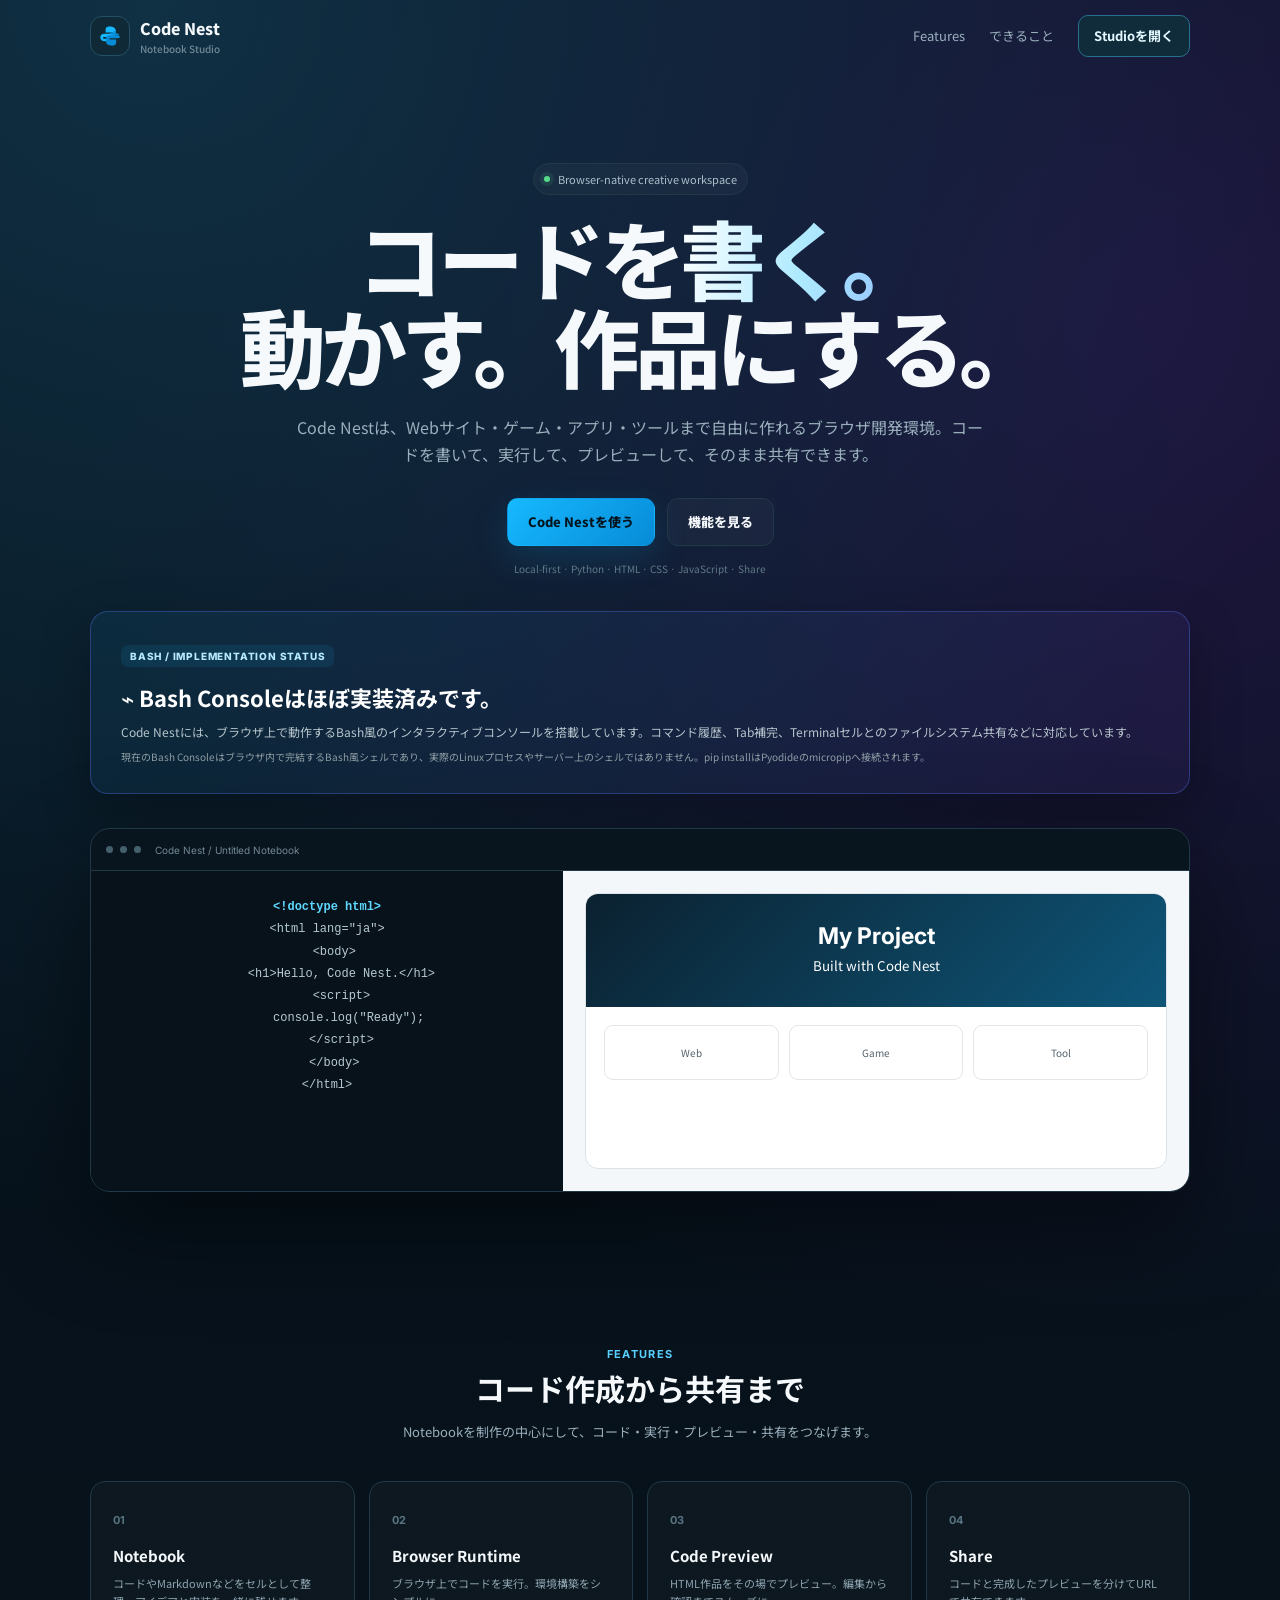
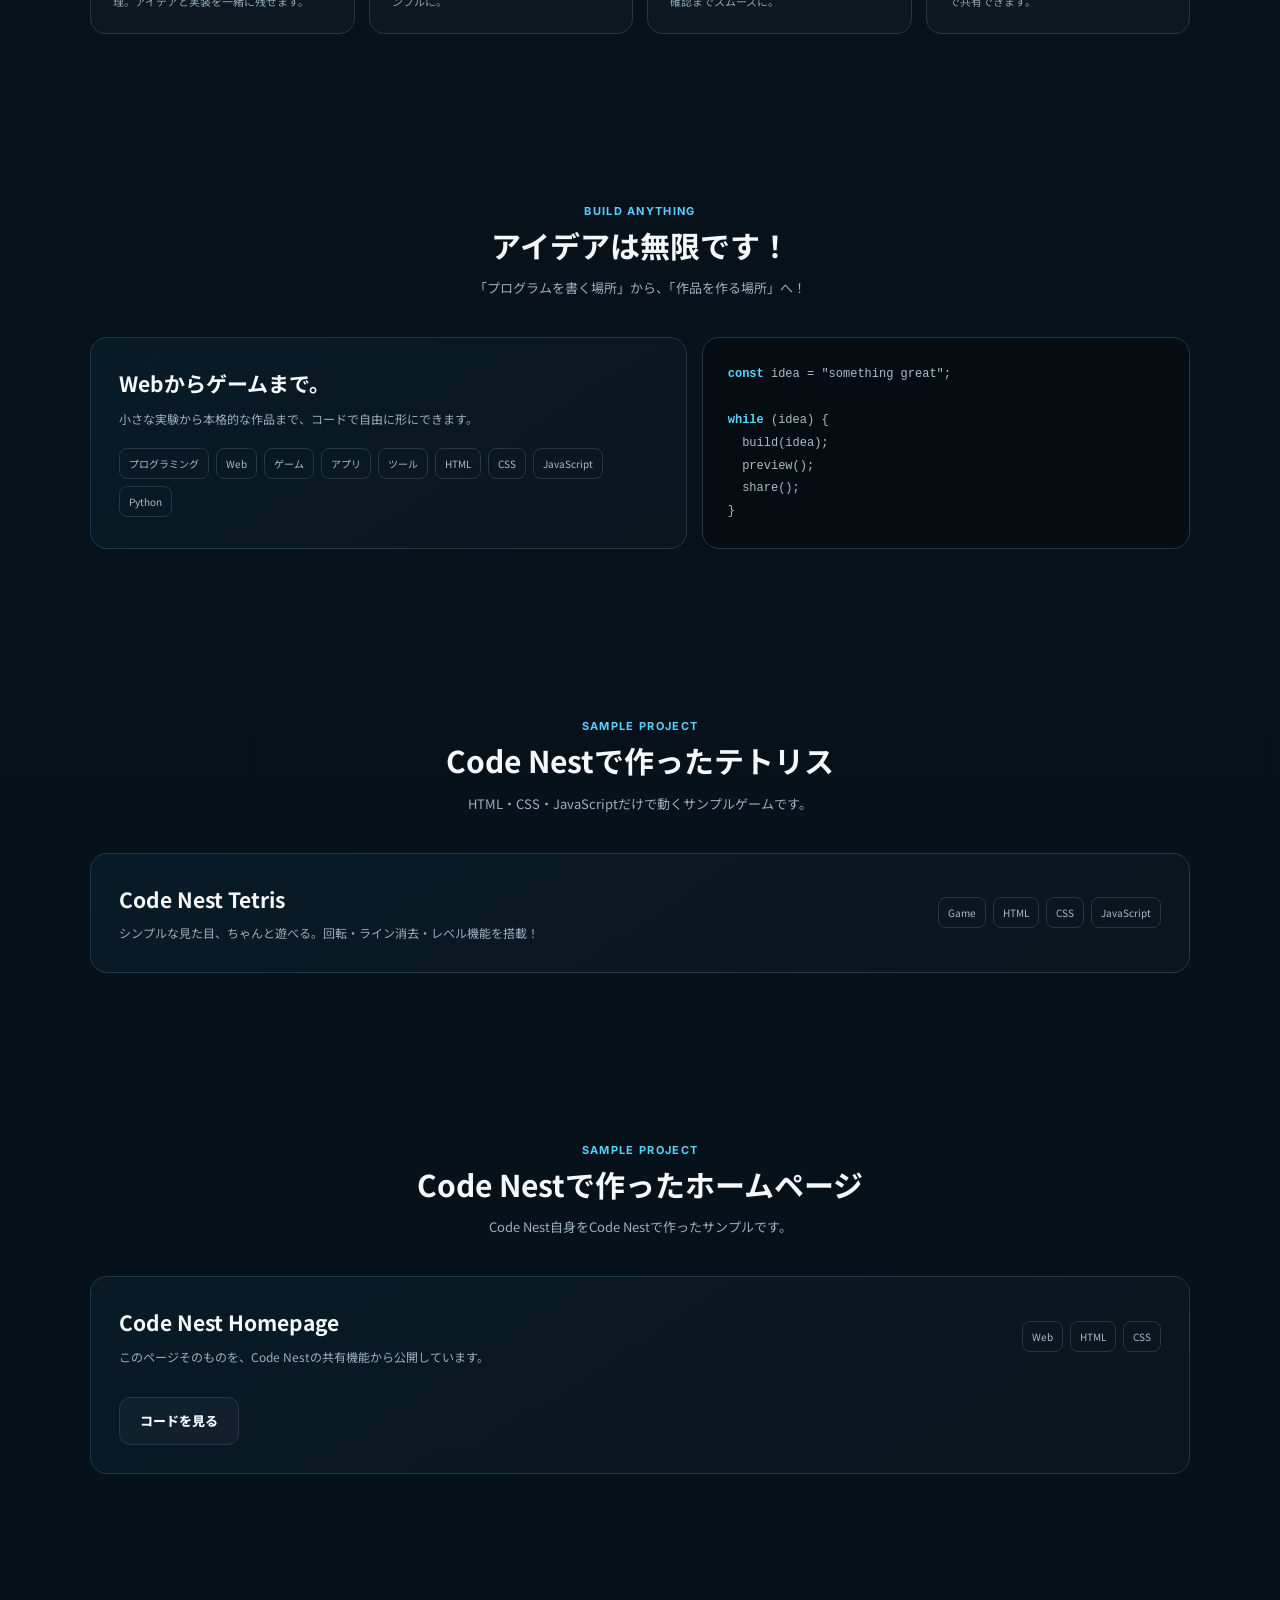
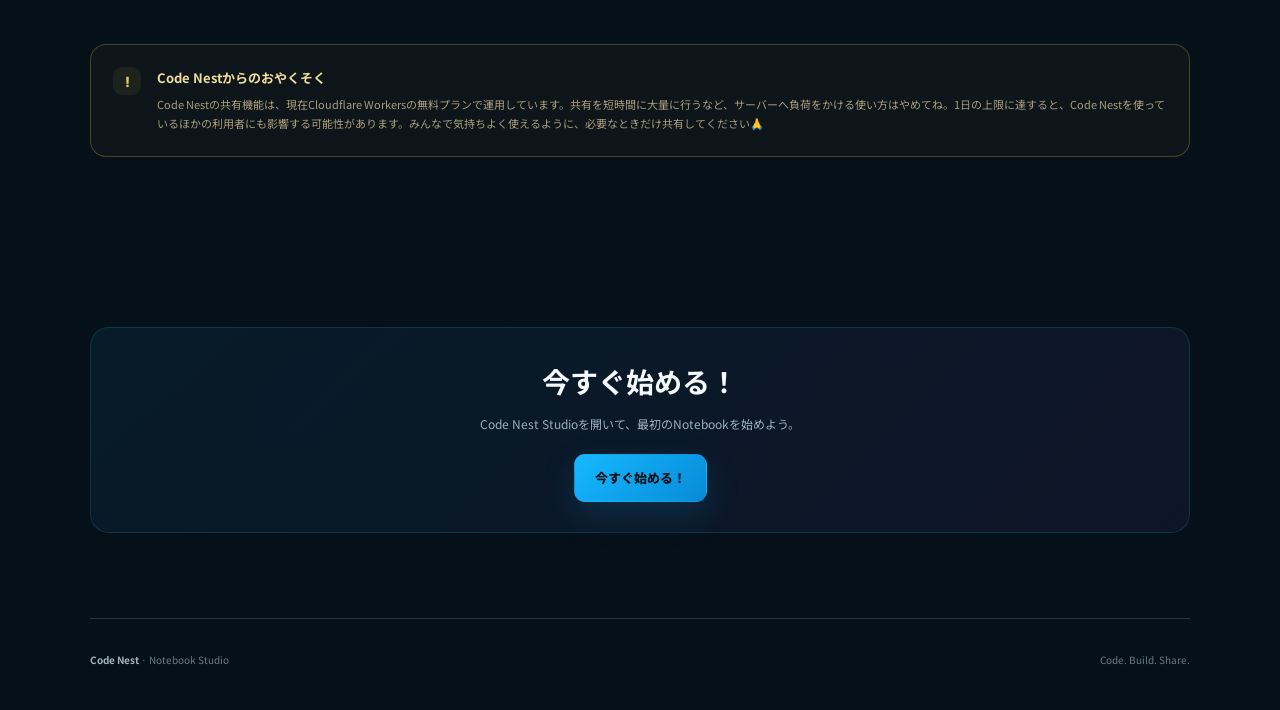
<file: index.html>
<!doctype html>
<html lang="ja">
<head>
<meta charset="utf-8"><meta name="viewport" content="width=device-width,initial-scale=1">
<meta name="theme-color" content="#07131d">
<meta name="description" content="Code Nest — コードを書いて、動かして、作品にする。Webサイト、ゲーム、アプリ、ツールまで作れるブラウザ開発環境です。">
<title>Code Nest — Code. Build. Share.</title>
<link rel="icon" href="data:image/svg+xml,%3Csvg xmlns='http://www.w3.org/2000/svg' viewBox='0 0 64 64'%3E%3Crect width='64' height='64' rx='18' fill='%230b1822'/%3E%3Cpath d='M31 10c-9 0-9 6-9 6v8h15v3H19c-9 0-9 8-9 8s0 9 9 9h6v-6h-7c-3 0-3-4 0-4h20c4 0 7-3 7-7V19c0-5-5-9-14-9Z' fill='%2316b9ff'/%3E%3C/svg%3E">
<link rel="preconnect" href="https://fonts.googleapis.com"><link rel="preconnect" href="https://fonts.gstatic.com" crossorigin>
<link href="https://fonts.googleapis.com/css2?family=Inter:wght@600;700;800&family=Noto+Sans+JP:wght@400;500;600;700;800&display=swap" rel="stylesheet">
<style>
:root{--bg:#07131d;--surface:#0d1e2a;--line:#213946;--text:#f5f9fc;--muted:#9aafbc;--blue:#16b9ff;--blue2:#078bd7;--purple:#8b5cf6}
*{box-sizing:border-box}html{scroll-behavior:smooth}body{margin:0;background:radial-gradient(circle at 12% 0%,#103044 0,transparent 30%),radial-gradient(circle at 88% 8%,#201642 0,transparent 28%),linear-gradient(180deg,var(--bg),#061018);color:var(--text);font-family:"Noto Sans JP",Inter,system-ui,sans-serif;line-height:1.7}a{text-decoration:none;color:inherit}.wrap{width:min(1100px,calc(100% - 32px));margin:auto}.nav{height:72px;display:flex;align-items:center;justify-content:space-between}.brand{display:flex;align-items:center;gap:10px;font-weight:800}.logo{width:40px;height:40px;padding:5px;border-radius:12px;background:#102936;border:1px solid #245064}.brand small{display:block;color:#708895;font-size:10px;font-weight:500;margin-top:-3px}.links{display:flex;gap:24px;align-items:center;color:#9bb0bd;font-size:13px}.links a:hover{color:#fff}.navbtn{padding:9px 15px;border:1px solid #28718e;border-radius:10px;background:#102b39;color:#e3f8ff;font-weight:700}.hero{text-align:center;padding:90px 0 70px}.eyebrow{display:inline-flex;gap:8px;align-items:center;padding:6px 10px;border:1px solid var(--line);border-radius:999px;color:#aac0cb;font-size:11px;background:#ffffff08}.eyebrow i{width:6px;height:6px;border-radius:50%;background:#55d98a;box-shadow:0 0 0 4px #55d98a18}h1{font:800 clamp(48px,8vw,86px)/1.02 Inter,"Noto Sans JP",sans-serif;letter-spacing:-.06em;margin:25px 0 18px}h1 span{background:linear-gradient(100deg,#fff,#aeeaff,#8dbbff);-webkit-background-clip:text;background-clip:text;color:transparent}.lead{max-width:690px;margin:auto;color:var(--muted);font-size:16px}.actions{display:flex;justify-content:center;gap:12px;flex-wrap:wrap;margin:30px 0 14px}.btn{display:inline-flex;justify-content:center;align-items:center;padding:12px 20px;border-radius:11px;border:1px solid var(--line);font-size:13px;font-weight:800}.primary{background:linear-gradient(135deg,var(--blue),var(--blue2));color:#03131d;border-color:transparent;box-shadow:0 12px 35px #16b9ff25}.secondary{background:#ffffff08}.note{text-align:center;color:#607986;font-size:10px}.showcase{margin-top:34px;border:1px solid var(--line);border-radius:20px;overflow:hidden;background:#09151e;box-shadow:0 35px 100px #0007}.bar{height:42px;padding:0 15px;display:flex;align-items:center;gap:7px;border-bottom:1px solid var(--line)}.dot{width:7px;height:7px;border-radius:50%;background:#45606d}.bar span{margin-left:7px;color:#718894;font:10px Inter}.screen{display:grid;grid-template-columns:43% 57%;min-height:320px}.code{padding:25px;background:#08121a;color:#b7cad4;font:12px/1.85 ui-monospace,monospace}.code b{color:#5fd8ff}.preview{padding:22px;background:#f4f7fa}.mock{height:100%;border-radius:13px;overflow:hidden;background:white;color:#17202a;border:1px solid #dce3e8}.mockhead{text-align:center;padding:28px;background:linear-gradient(135deg,#0b2130,#0e5679);color:#fff}.mockhead strong{font:700 23px Inter}.mockgrid{display:grid;grid-template-columns:repeat(3,1fr);gap:10px;padding:18px}.mockitem{border:1px solid #e1e6eb;border-radius:9px;padding:18px 10px;font-size:10px;color:#53616b;text-align:center}.section{padding:85px 0}.head{text-align:center;max-width:650px;margin:0 auto 38px}.kicker{color:#58cfff;font:700 11px Inter;letter-spacing:.12em;text-transform:uppercase}.head h2{font-size:30px;line-height:1.25;margin:9px 0}.head p{color:var(--muted);font-size:13px}.features{display:grid;grid-template-columns:repeat(4,1fr);gap:14px}.feature{padding:22px;border:1px solid var(--line);border-radius:15px;background:#ffffff06}.feature b{color:#587481;font:700 11px Inter}.feature h3{font-size:15px;margin:12px 0 5px}.feature p{margin:0;color:#8ea4b0;font-size:11px}.build{display:grid;grid-template-columns:1.1fr .9fr;gap:15px}.card{padding:28px;border:1px solid var(--line);border-radius:17px;background:linear-gradient(145deg,#16b9ff0f,#ffffff04)}.card h3{font-size:21px;margin:0 0 7px}.card p{color:var(--muted);font-size:12px;margin:0 0 18px}.tags{display:flex;gap:7px;flex-wrap:wrap}.tag{padding:6px 9px;border:1px solid var(--line);border-radius:8px;color:#a9bbc5;font-size:10px}.terminal{background:#050c12;border:1px solid var(--line);border-radius:17px;padding:25px;color:#a9bdc8;font:12px/1.9 ui-monospace,monospace}.terminal b{color:#55d6ff}.promise-box{display:flex;gap:16px;align-items:flex-start;padding:22px;border:1px solid #c89b3b55;border-radius:16px;background:#c89b3b0a;color:#d7c59a}.promise-icon{flex:0 0 28px;width:28px;height:28px;border-radius:9px;display:grid;place-items:center;background:#c89b3b18;color:#e7c96d;font:800 14px Inter}.promise-box strong{display:block;color:#f0dc9b;font-size:13px;margin-bottom:5px}.promise-box p{margin:0;color:#a99c7c;font-size:11px;line-height:1.8}.status-warning{margin:34px auto 0;padding:28px 30px;border:1px solid #5f78ff55;border-radius:18px;background:linear-gradient(135deg,#16b9ff12,#8b5cf612);text-align:left;box-shadow:0 18px 50px #0004}.status-warning .sw-label{display:inline-block;padding:5px 9px;border-radius:7px;background:#16b9ff18;color:#b7eaff;font:800 10px Inter;letter-spacing:.08em}.status-warning h3{font-size:22px;margin:12px 0 5px;color:#fff}.status-warning p{margin:0;color:#b6c5cc;font-size:12px}.status-warning p+p{margin-top:6px;color:#8f9ea5;font-size:10px}.cta{text-align:center;padding:30px;border:1px solid #16b9ff2b;border-radius:19px;background:linear-gradient(135deg,#16b9ff12,#8b5cf612)}.cta h2{margin:0;font-size:28px}.cta p{color:var(--muted);font-size:12px;margin:8px 0 20px}.footer{border-top:1px solid var(--line);padding:32px 0 42px;display:flex;justify-content:space-between;color:#647d89;font-size:10px}.footer strong{color:#a0b4be}@media(max-width:800px){.links a:not(.navbtn){display:none}.features{grid-template-columns:repeat(2,1fr)}.build,.screen{grid-template-columns:1fr}.code{border-bottom:1px solid var(--line)}.preview{min-height:250px}}@media(max-width:520px){.wrap{width:calc(100% - 24px)}.hero{padding:65px 0 45px}h1{font-size:49px}.lead{font-size:14px}.features{grid-template-columns:1fr}.section{padding:65px 0}.footer{display:block}.footer span{display:block;margin-top:5px}}
</style>
</head>
<body>
<header class="wrap nav">
<a class="brand" href="./"><svg class="logo" viewBox="0 0 64 64"><path d="M31 10c-9 0-9 6-9 6v8h15v3H19c-9 0-9 8-9 8s0 9 9 9h6v-6h-7c-3 0-3-4 0-4h20c4 0 7-3 7-7V19c0-5-5-9-14-9Z" fill="#16b9ff"/><path d="M37 54c9 0 9-6 9-6v-8H31v-3h18c9 0 9-8-9-8s0-9 9-9h-6v6h7c3 0 3 4 0 4H30c-4 0-7 3-7 7v8c0 5 5 9 14 9Z" fill="#078bd7"/></svg><span>Code Nest<small>Notebook Studio</small></span></a>
<nav class="links"><a href="#features">Features</a><a href="#works">できること</a><a class="navbtn" href="./studio.html">Studioを開く</a></nav>
</header>
<main>
<section class="wrap hero">
<div class="eyebrow"><i></i> Browser-native creative workspace</div>
<h1>コードを<span>書く。</span><br>動かす。作品にする。</h1>
<p class="lead">Code Nestは、Webサイト・ゲーム・アプリ・ツールまで自由に作れるブラウザ開発環境。コードを書いて、実行して、プレビューして、そのまま共有できます。</p>
<div class="actions"><a class="btn primary" href="./dashboard.html">Code Nestを使う</a><a class="btn secondary" href="#features">機能を見る</a></div>
<div class="note">Local-first · Python · HTML · CSS · JavaScript · Share</div><div class="status-warning"><span class="sw-label">BASH / IMPLEMENTATION STATUS</span><h3>⌁ Bash Consoleはほぼ実装済みです。</h3><p>Code Nestには、ブラウザ上で動作するBash風のインタラクティブコンソールを搭載しています。コマンド履歴、Tab補完、Terminalセルとのファイルシステム共有などに対応しています。</p><p>現在のBash Consoleはブラウザ内で完結するBash風シェルであり、実際のLinuxプロセスやサーバー上のシェルではありません。pip installはPyodideのmicropipへ接続されます。</p></div>
<div class="showcase"><div class="bar"><i class="dot"></i><i class="dot"></i><i class="dot"></i><span>Code Nest / Untitled Notebook</span></div><div class="screen"><div class="code"><b>&lt;!doctype html&gt;</b><br>&lt;html lang="ja"&gt;<br>&nbsp;&nbsp;&lt;body&gt;<br>&nbsp;&nbsp;&nbsp;&nbsp;&lt;h1&gt;Hello, Code Nest.&lt;/h1&gt;<br>&nbsp;&nbsp;&nbsp;&nbsp;&lt;script&gt;<br>&nbsp;&nbsp;&nbsp;&nbsp;&nbsp;&nbsp;console.log("Ready");<br>&nbsp;&nbsp;&nbsp;&nbsp;&lt;/script&gt;<br>&nbsp;&nbsp;&lt;/body&gt;<br>&lt;/html&gt;</div><div class="preview"><div class="mock"><div class="mockhead"><strong>My Project</strong><br><small>Built with Code Nest</small></div><div class="mockgrid"><div class="mockitem">Web</div><div class="mockitem">Game</div><div class="mockitem">Tool</div></div></div></div></div></div>
</section>
<section id="features" class="wrap section"><div class="head"><div class="kicker">Features</div><h2>コード作成から共有まで</h2><p>Notebookを制作の中心にして、コード・実行・プレビュー・共有をつなげます。</p></div><div class="features">
<article class="feature"><b>01</b><h3>Notebook</h3><p>コードやMarkdownなどをセルとして整理。アイデアと実装を一緒に残せます。</p></article>
<article class="feature"><b>02</b><h3>Browser Runtime</h3><p>ブラウザ上でコードを実行。環境構築をシンプルに。</p></article>
<article class="feature"><b>03</b><h3>Code Preview</h3><p>HTML作品をその場でプレビュー。編集から確認までスムーズに。</p></article>
<article class="feature"><b>04</b><h3>Share</h3><p>コードと完成したプレビューを分けてURLで共有できます。</p></article>
</div></section>
<section id="works" class="wrap section"><div class="head"><div class="kicker">Build anything</div><h2>アイデアは無限です！</h2><p>「プログラムを書く場所」から、「作品を作る場所」へ！</p></div><div class="build"><div class="card"><h3>Webからゲームまで。</h3><p>小さな実験から本格的な作品まで、コードで自由に形にできます。</p><div class="tags"><span class="tag">プログラミング</span><span class="tag">Web</span><span class="tag">ゲーム</span><span class="tag">アプリ</span><span class="tag">ツール</span><span class="tag">HTML</span><span class="tag">CSS</span><span class="tag">JavaScript</span><span class="tag">Python</span></div></div><div class="terminal"><b>const</b> idea = "something great";<br><br><b>while</b> (idea) {<br>&nbsp;&nbsp;build(idea);<br>&nbsp;&nbsp;preview();<br>&nbsp;&nbsp;share();<br>}</div></div></section>
<section class="wrap section" id="sample-tetris">
  <div class="head">
    <div class="kicker">Sample Project</div>
    <h2>Code Nestで作ったテトリス</h2>
    <p>HTML・CSS・JavaScriptだけで動くサンプルゲームです。</p>
  </div>
  <div class="card">
    <div style="display:flex;justify-content:space-between;gap:18px;align-items:center;flex-wrap:wrap">
      <div>
        <h3 style="margin:0 0 6px">Code Nest Tetris</h3>
        <p style="margin:0;color:var(--muted);font-size:12px">シンプルな見た目、ちゃんと遊べる。回転・ライン消去・レベル機能を搭載！</p>
      </div>
      <div class="tags">
        <span class="tag">Game</span>
        <span class="tag">HTML</span>
        <span class="tag">CSS</span>
        <span class="tag">JavaScript</span>
      </div>
    </div>
  </div>
</section>
<section class="wrap section" id="sample-homepage">
  <div class="head">
    <div class="kicker">Sample Project</div>
    <h2>Code Nestで作ったホームページ</h2>
    <p>Code Nest自身をCode Nestで作ったサンプルです。</p>
  </div>
  <div class="card">
    <div style="display:flex;justify-content:space-between;gap:18px;align-items:center;flex-wrap:wrap">
      <div>
        <h3 style="margin:0 0 6px">Code Nest Homepage</h3>
        <p style="margin:0;color:var(--muted);font-size:12px">このページそのものを、Code Nestの共有機能から公開しています。</p>
      </div>
      <div class="tags">
        <span class="tag">Web</span>
        <span class="tag">HTML</span>
        <span class="tag">CSS</span>
      </div>
    </div>
    <div class="actions" style="justify-content:flex-start;margin-bottom:0">
      <a class="btn secondary" href="https://code-nest-worker.maru-0727.workers.dev/share/65e07559?view=code" target="_blank" rel="noopener">コードを見る</a>
    </div>
  </div>
</section>
<section class="wrap section promise"><div class="promise-box"><div class="promise-icon">!</div><div><strong>Code Nestからのおやくそく</strong><p>Code Nestの共有機能は、現在Cloudflare Workersの無料プランで運用しています。共有を短時間に大量に行うなど、サーバーへ負荷をかける使い方はやめてね。1日の上限に達すると、Code Nestを使っているほかの利用者にも影響する可能性があります。みんなで気持ちよく使えるように、必要なときだけ共有してください🙏</p></div></div></section>
<section class="wrap section"><div class="cta"><h2>今すぐ始める！</h2><p>Code Nest Studioを開いて、最初のNotebookを始めよう。</p><a class="btn primary" href="./studio.html">今すぐ始める！</a></div></section>
</main>
<footer class="wrap footer"><span><strong>Code Nest</strong> · Notebook Studio</span><span>Code. Build. Share.</span></footer>
</body>
</html>
</file>
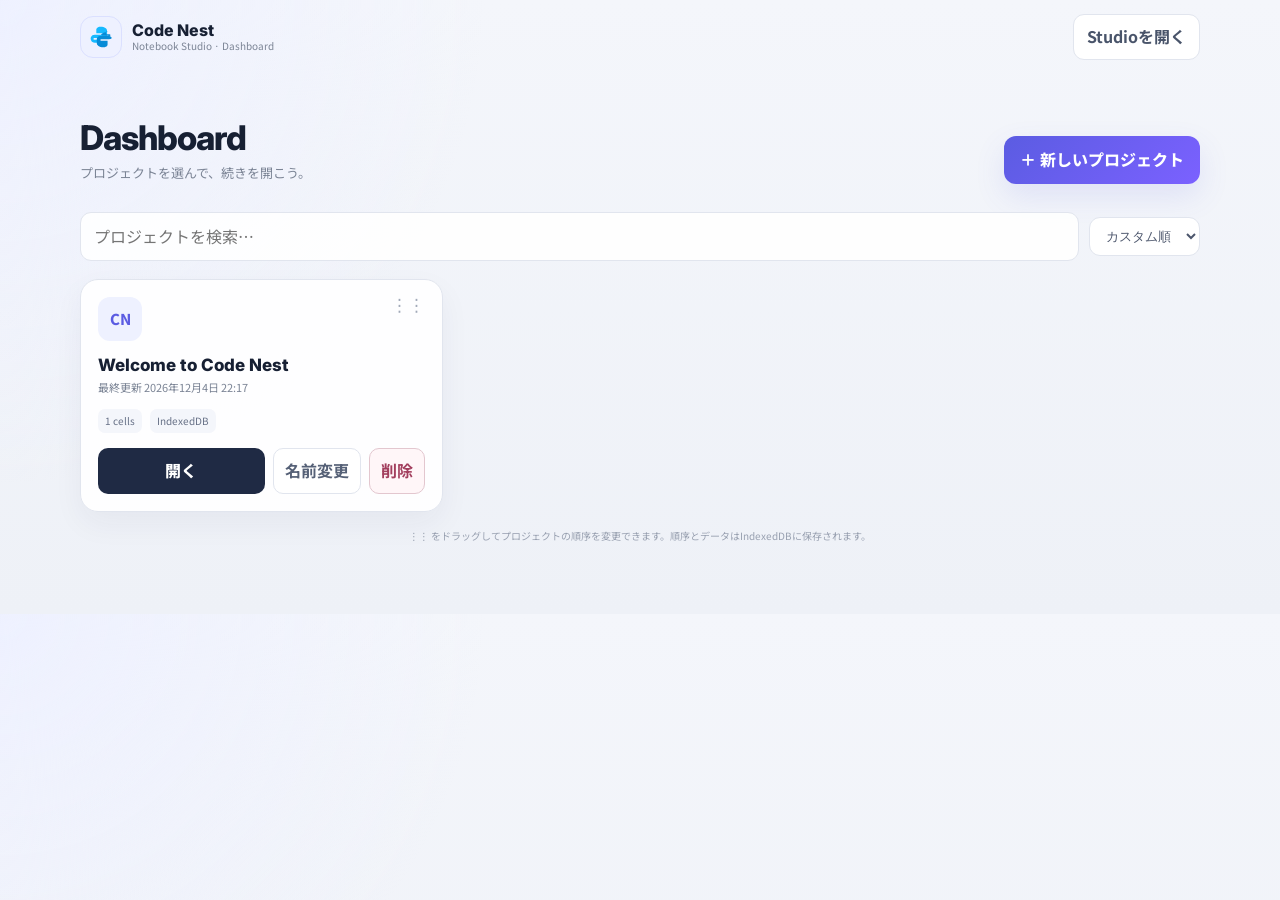
<file: dashboard.html>
<!doctype html>
<html lang="ja">
<head>
<meta charset="utf-8">
<meta name="viewport" content="width=device-width,initial-scale=1">
<title>Code Nest — Dashboard</title>
<link rel="icon" href="data:image/svg+xml,%3Csvg xmlns='http://www.w3.org/2000/svg' viewBox='0 0 64 64'%3E%3Crect width='64' height='64' rx='18' fill='%230b1822'/%3E%3Cpath d='M31 10c-9 0-9 6-9 6v8h15v3H19c-9 0-9 8-9 8s0 9 9 9h6v-6h-7c-3 0-3-4 0-4h20c4 0 7-3 7-7V19c0-5-5-9-14-9Z' fill='%2316b9ff'/%3E%3C/svg%3E">
<link rel="preconnect" href="https://fonts.googleapis.com">
<link rel="preconnect" href="https://fonts.gstatic.com" crossorigin>
<link href="https://fonts.googleapis.com/css2?family=Inter:wght@600;700;800&family=Noto+Sans+JP:wght@400;500;600;700&display=swap" rel="stylesheet">
<link rel="stylesheet" href="dashboard.css?v=51">
</head>
<body>
<header class="wrap top">
  <a class="brand" href="./">
    <svg class="logo" viewBox="0 0 64 64" aria-hidden="true"><path d="M31 10c-9 0-9 6-9 6v8h15v3H19c-9 0-9 8-9 8s0 9 9 9h6v-6h-7c-3 0-3-4 0-4h20c4 0 7-3 7-7V19c0-5-5-9-14-9Z" fill="#16b9ff"/><path d="M37 54c9 0 9-6 9-6v-8H31v-3h18c9 0 9-8-9-8s0-9 9-9h-6v6h7c3 0 3 4 0 4H30c-4 0-7 3-7 7v8c0 5 5 9 14 9Z" fill="#078bd7"/></svg>
    <span><strong>Code Nest</strong><small>Notebook Studio · Dashboard</small></span>
  </a>
  <button class="back" id="studioBtn">Studioを開く</button>
</header>
<main class="wrap">
  <section class="hero">
    <div><h1>Dashboard</h1><p>プロジェクトを選んで、続きを開こう。</p></div>
    <div class="hero-actions"><button class="new" id="newProject">＋ 新しいプロジェクト</button></div>
  </section>
  <section class="toolbar" aria-label="プロジェクト操作">
    <input id="projectSearch" class="search" type="search" placeholder="プロジェクトを検索…" autocomplete="off">
    <select id="projectSort" class="sort" aria-label="並び順">
      <option value="order">カスタム順</option>
      <option value="updated">最終更新順</option>
      <option value="name">名前順</option>
    </select>
  </section>
  <section class="projects" id="projects" aria-label="プロジェクト一覧"></section>
</main>
<div class="toast" id="dashboardToast" role="status" aria-live="polite"></div>

<div class="name-modal" id="projectNameModal" hidden>
  <form class="name-dialog" id="projectNameForm">
    <h2 id="projectNameHeading">新しいプロジェクト</h2>
    <p id="projectNameDescription">プロジェクト名を入力してください。</p>
    <label class="name-field" for="projectNameInput">
      プロジェクト名
      <input id="projectNameInput" type="text" maxlength="80" autocomplete="off" spellcheck="false" placeholder="My Project">
    </label>
    <div class="name-actions">
      <button class="name-cancel" type="button" id="projectNameCancel">キャンセル</button>
      <button class="name-submit" type="submit" id="projectNameSubmit">作成</button>
    </div>
  </form>
</div>

<script src="project-idb.js?v=52"></script>
<script src="dashboard.js?v=51"></script>
</body>
</html>
</file>
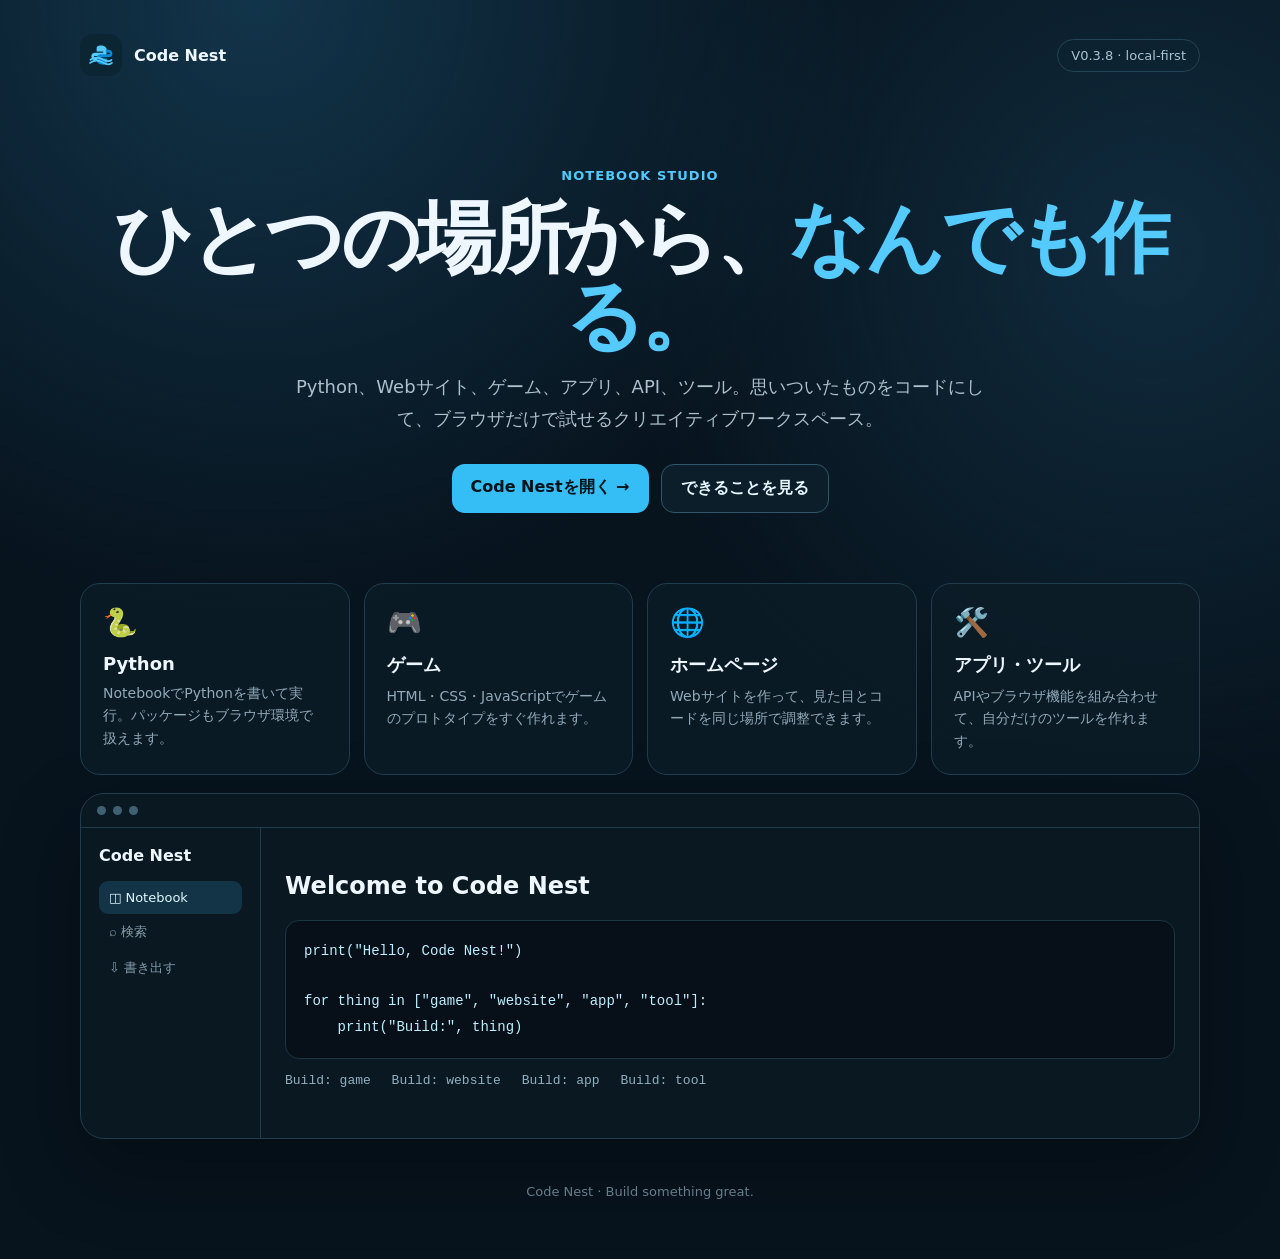
<file: preview.html>
<!doctype html>
<html lang="ja">
<head>
<meta charset="utf-8">
<meta name="viewport" content="width=device-width,initial-scale=1">
<meta name="theme-color" content="#07131d">
<title>Code Nest — Create anything</title>
<style>
:root{font-family:Inter,system-ui,-apple-system,"Segoe UI","Noto Sans JP",sans-serif;color:#eef7ff;background:#07131d}
*{box-sizing:border-box}body{margin:0;min-height:100vh;background:radial-gradient(circle at 20% 0%,#12344a 0,transparent 38%),radial-gradient(circle at 90% 20%,#102b3d 0,transparent 35%),#07131d}
.wrap{width:min(1120px,calc(100% - 32px));margin:auto;padding:34px 0 60px}
nav{display:flex;align-items:center;justify-content:space-between}.brand{display:flex;gap:12px;align-items:center;font-weight:800}.logo{width:42px;height:42px;border-radius:13px;background:#0c2533;padding:7px}.logo svg{width:100%;height:100%}.pill{font-size:13px;color:#a9c5d5;border:1px solid #244555;border-radius:999px;padding:8px 13px}
.hero{text-align:center;padding:92px 0 70px}.eyebrow{color:#52c9ff;font-weight:800;letter-spacing:.08em;text-transform:uppercase;font-size:13px}.hero h1{font-size:clamp(42px,8vw,78px);line-height:1;margin:16px 0;letter-spacing:-.055em}.hero h1 span{color:#55caff}.hero p{max-width:700px;margin:0 auto;color:#adc0cc;font-size:18px;line-height:1.75}.actions{display:flex;justify-content:center;gap:12px;margin-top:30px;flex-wrap:wrap}.btn{display:inline-block;padding:13px 19px;border-radius:13px;text-decoration:none;font-weight:800}.primary{background:#35bdf5;color:#04121a}.secondary{border:1px solid #315667;color:#e8f7ff;background:#0c1e29}
.grid{display:grid;grid-template-columns:repeat(4,1fr);gap:14px}.card{border:1px solid #203d4d;background:rgba(11,29,40,.82);border-radius:20px;padding:22px;min-height:180px}.icon{font-size:28px}.card h2{font-size:18px;margin:14px 0 8px}.card p{margin:0;color:#91aab8;line-height:1.6;font-size:14px}.preview{margin-top:18px;border:1px solid #203d4d;border-radius:24px;background:#0a1822;overflow:hidden;box-shadow:0 30px 80px rgba(0,0,0,.28)}.bar{padding:12px 16px;border-bottom:1px solid #203d4d;display:flex;gap:7px}.dot{width:9px;height:9px;border-radius:50%;background:#416071}.mock{display:grid;grid-template-columns:180px 1fr;min-height:310px}.side{border-right:1px solid #203d4d;padding:18px}.side b{display:block;margin-bottom:16px}.side div{padding:9px 10px;color:#829daa;font-size:13px}.side .active{background:#123446;color:#dff6ff;border-radius:9px}.editor{padding:24px}.code{background:#071018;border:1px solid #1c3542;border-radius:14px;padding:18px;color:#bdeeff;font:14px/1.8 ui-monospace,SFMono-Regular,Menlo,monospace}.output{margin-top:12px;color:#8fb1bf;font:13px ui-monospace,monospace}footer{text-align:center;color:#657e8c;margin-top:45px;font-size:13px}
@media(max-width:800px){.grid{grid-template-columns:1fr 1fr}.mock{grid-template-columns:1fr}.side{display:none}}@media(max-width:520px){.grid{grid-template-columns:1fr}.wrap{width:min(100% - 22px,1120px)}.hero{padding:65px 0 50px}}
</style>
</head>
<body>
<div class="wrap">
<nav><div class="brand"><div class="logo"><svg viewBox="0 0 64 64"><path d="M31 10c-9 0-9 6-9 6v8h15v3H19c-9 0-9 8-9 8s0 9 9 9h6v-6h-7c-3 0-3-4 0-4h20c4 0 7-3 7-7V19c0-5-5-9-14-9Z" fill="#55caff"/><path d="M37 54c9 0 9-6 9-6v-8H31v-3h18c9 0 9-8 9-8s0-9-9-9h-6v6h7c3 0 3 4 0 4H30c-4 0-7 3-7 7v8c0 5 5 9 14 9Z" fill="#078bd7"/><path d="M8 43c10-7 18-7 28-1 9 5 16 5 20 1M7 50c10-7 19-7 29-1 9 5 17 5 21 1" fill="none" stroke="#55caff" stroke-width="4" stroke-linecap="round"/></svg></div><span>Code Nest</span></div><span class="pill">V0.3.8 · local-first</span></nav>
<section class="hero"><div class="eyebrow">Notebook Studio</div><h1>ひとつの場所から、<span>なんでも作る。</span></h1><p>Python、Webサイト、ゲーム、アプリ、API、ツール。思いついたものをコードにして、ブラウザだけで試せるクリエイティブワークスペース。</p><div class="actions"><a class="btn primary" href="index.html">Code Nestを開く →</a><a class="btn secondary" href="#features">できることを見る</a></div></section>
<section id="features" class="grid">
<div class="card"><div class="icon">🐍</div><h2>Python</h2><p>NotebookでPythonを書いて実行。パッケージもブラウザ環境で扱えます。</p></div>
<div class="card"><div class="icon">🎮</div><h2>ゲーム</h2><p>HTML・CSS・JavaScriptでゲームのプロトタイプをすぐ作れます。</p></div>
<div class="card"><div class="icon">🌐</div><h2>ホームページ</h2><p>Webサイトを作って、見た目とコードを同じ場所で調整できます。</p></div>
<div class="card"><div class="icon">🛠️</div><h2>アプリ・ツール</h2><p>APIやブラウザ機能を組み合わせて、自分だけのツールを作れます。</p></div>
</section>
<div class="preview"><div class="bar"><i class="dot"></i><i class="dot"></i><i class="dot"></i></div><div class="mock"><aside class="side"><b>Code Nest</b><div class="active">◫ Notebook</div><div>⌕ 検索</div><div>⇩ 書き出す</div></aside><main class="editor"><h2>Welcome to Code Nest</h2><div class="code">print("Hello, Code Nest!")<br><br>for thing in ["game", "website", "app", "tool"]:<br>&nbsp;&nbsp;&nbsp;&nbsp;print("Build:", thing)</div><div class="output">Build: game　 Build: website　 Build: app　 Build: tool</div></main></div></div>
<footer>Code Nest · Build something great.</footer>
</div>
</body>
</html>
</file>
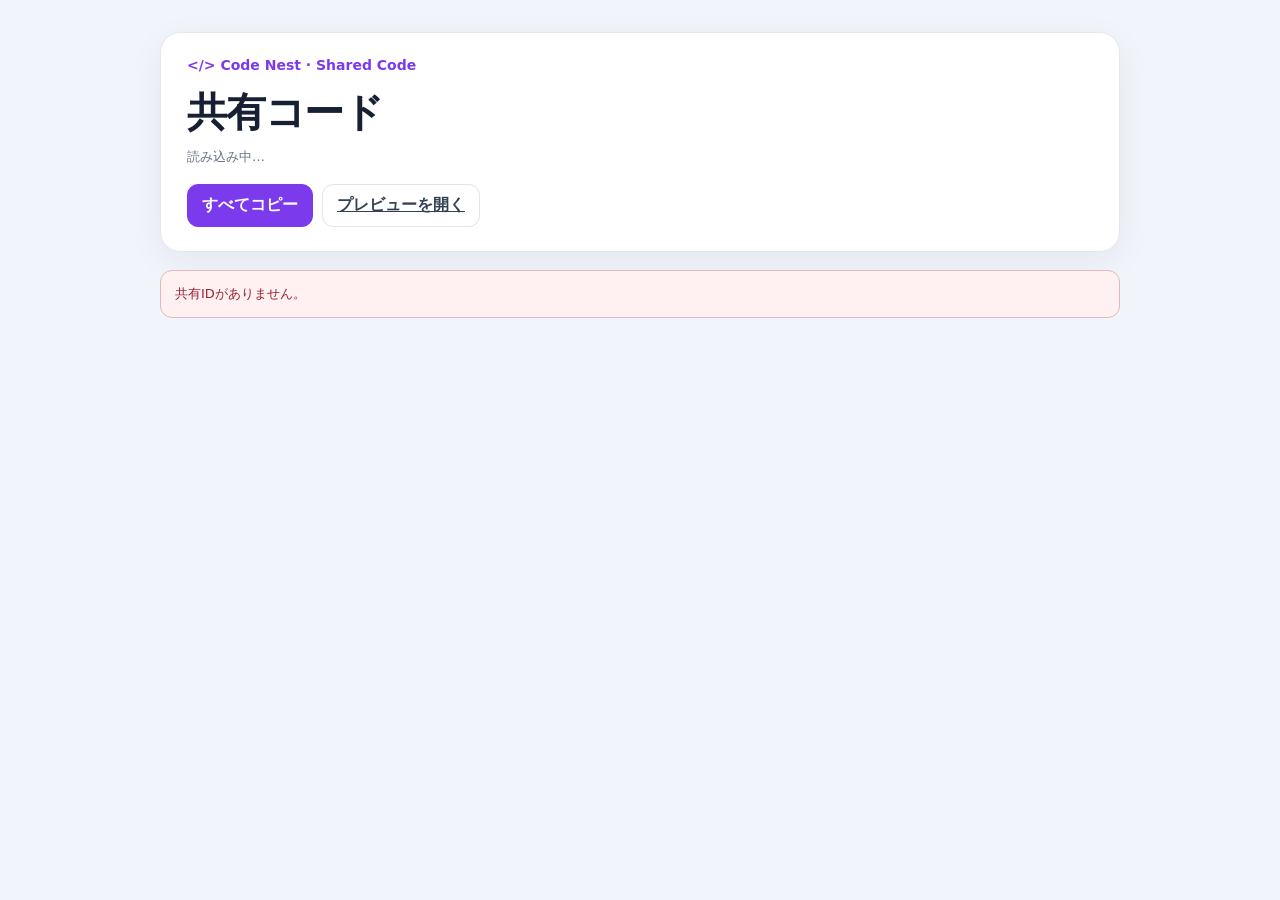
<file: shared-code.html>
<!doctype html>
<html lang="ja">
<head>
<meta charset="utf-8">
<meta name="viewport" content="width=device-width,initial-scale=1">
<title>Code Nest — Shared Code</title>
<style>
:root{font-family:Inter,system-ui,-apple-system,BlinkMacSystemFont,"Segoe UI",sans-serif;color:#172033;background:#f2f4fb}
*{box-sizing:border-box}
body{margin:0;padding:32px 18px 60px}
.page{width:min(960px,100%);margin:auto}
.header,.cell{background:#fff;border:1px solid #e3e7f0;border-radius:20px;box-shadow:0 10px 34px rgba(31,41,55,.06)}
.header{padding:24px 26px;margin-bottom:18px}
.brand{font-weight:800;color:#7c3aed;font-size:14px}.meta{color:#697386;font-size:13px;margin-top:8px}
h1{margin:12px 0 0;font-size:clamp(26px,5vw,40px);letter-spacing:-.03em}
.actions{display:flex;gap:9px;flex-wrap:wrap;margin-top:18px}.btn{border:1px solid #dfe4ee;background:#fff;color:#334155;border-radius:11px;padding:10px 14px;font:inherit;font-weight:700;cursor:pointer}.btn.primary{background:#7c3aed;color:#fff;border-color:#7c3aed}
.cell{overflow:hidden;margin:14px 0}.cell-head{display:flex;justify-content:space-between;align-items:center;padding:11px 15px;border-bottom:1px solid #edf0f5}.badge{font-weight:700;color:#7c3aed}.number{color:#7c8798;font-size:12px}
.code-wrap{position:relative}.copy-cell{position:absolute;right:12px;top:12px}.source{margin:0;padding:20px 18px 18px;background:#10131a;color:#f3f4f6;font:14px/1.65 ui-monospace,SFMono-Regular,Menlo,Consolas,monospace;white-space:pre-wrap;word-break:break-word;padding-right:90px;min-height:46px}
.output{border-top:1px solid #edf0f5}.output-label{padding:9px 16px;color:#6b7280;font-size:12px;font-weight:700}.output pre{margin:0;padding:0 16px 16px;color:#303846;font:13px/1.6 ui-monospace,SFMono-Regular,Menlo,Consolas,monospace;white-space:pre-wrap;word-break:break-word}
.error{padding:14px;border:1px solid #e1b8bd;border-radius:12px;background:#fff0f2;color:#9a2433;font-size:13px;white-space:pre-wrap}.loading{padding:24px;text-align:center;color:#697386}
</style>
</head>
<body>
<div class="page">
<section class="header">
<div class="brand">&lt;/&gt; Code Nest · Shared Code</div>
<h1 id="title">共有コード</h1>
<div class="meta" id="meta">読み込み中…</div>
<div class="actions">
<button class="btn primary" id="copyAll">すべてコピー</button>
<a class="btn" id="previewLink" href="#">プレビューを開く</a>
</div>
</section>
<main id="content"><div class="loading">共有コードを読み込んでいます…</div></main>
</div>
<script>
(() => {
  const workerOrigin = 'https://code-nest-worker.maru-0727.workers.dev';
  const params = new URLSearchParams(location.search);
  const id = String(params.get('id') || '').replace(/[^a-zA-Z0-9_-]/g, '').slice(0, 80);
  const dataUrl = id ? `${workerOrigin}/share/${encodeURIComponent(id)}?view=data` : '';
  const previewLink = document.getElementById('previewLink');
  const title = document.getElementById('title');
  const meta = document.getElementById('meta');
  const content = document.getElementById('content');
  const copyAll = document.getElementById('copyAll');

  function escapeHtml(value) {
    return String(value).replace(/[&<>"']/g, char => ({'&':'&amp;','<':'&lt;','>':'&gt;','"':'&quot;',"'":'&#39;'}[char]));
  }

  async function copyText(text) {
    if (navigator.clipboard?.writeText) {
      await navigator.clipboard.writeText(text);
      return;
    }
    const area = document.createElement('textarea');
    area.value = text;
    area.style.position = 'fixed';
    area.style.opacity = '0';
    document.body.appendChild(area);
    area.select();
    document.execCommand('copy');
    area.remove();
  }

  function normaliseCells(data) {
    return Array.isArray(data?.cells) ? data.cells.map(cell => ({
      type: String(cell?.type || 'code'),
      source: String(cell?.source || ''),
      output: String(cell?.output || '')
    })) : [];
  }

  function buildCell(cell, index) {
    const type = cell.type === 'markdown' ? 'Markdown' : cell.type === 'terminal' ? 'Terminal' : 'Code';
    const section = document.createElement('section');
    section.className = 'cell';
    section.innerHTML = `
      <div class="cell-head"><span class="badge">${escapeHtml(type)}</span><span class="number">#${index + 1}</span></div>
      <div class="code-wrap"><button class="btn copy-cell" type="button">コピー</button><pre class="source">${escapeHtml(cell.source)}</pre></div>
      ${cell.output ? `<div class="output"><div class="output-label">Output</div><pre>${escapeHtml(cell.output)}</pre></div>` : ''}
    `;
    section.querySelector('.copy-cell').addEventListener('click', async event => {
      const button = event.currentTarget;
      try {
        await copyText(cell.source);
        button.textContent = 'コピーしました ✓';
      } catch {
        button.textContent = 'コピー失敗';
      }
      setTimeout(() => { button.textContent = 'コピー'; }, 1400);
    });
    return section;
  }

  (async () => {
    try {
      if (!dataUrl) throw new Error('共有IDがありません。');
      previewLink.href = `./shared-preview.html?id=${encodeURIComponent(id)}`;
      const response = await fetch(dataUrl, { headers: { Accept: 'application/json' }, cache: 'no-store' });
      if (!response.ok) throw new Error(`共有データの取得に失敗しました (${response.status})`);
      const data = await response.json();
      const cells = normaliseCells(data);
      title.textContent = String(data.title || 'Untitled Notebook');
      meta.textContent = `${cells.length} cells · read-only shared code`;
      content.textContent = '';
      cells.forEach((cell, index) => content.appendChild(buildCell(cell, index)));
      if (!cells.length) content.innerHTML = '<div class="loading">共有されたセルがありません。</div>';
      copyAll.addEventListener('click', async () => {
        const text = cells.map((cell, index) => `# cell-${index + 1}\n${cell.source || ''}`).join('\n\n');
        try {
          await copyText(text);
          copyAll.textContent = 'コピーしました ✓';
        } catch {
          copyAll.textContent = 'コピー失敗';
        }
        setTimeout(() => { copyAll.textContent = 'すべてコピー'; }, 1400);
      });
    } catch (error) {
      content.innerHTML = `<div class="error">${escapeHtml(error?.message || error)}</div>`;
      copyAll.disabled = true;
      previewLink.classList.add('disabled');
    }
  })();
})();
</script>
</body>
</html>
</file>
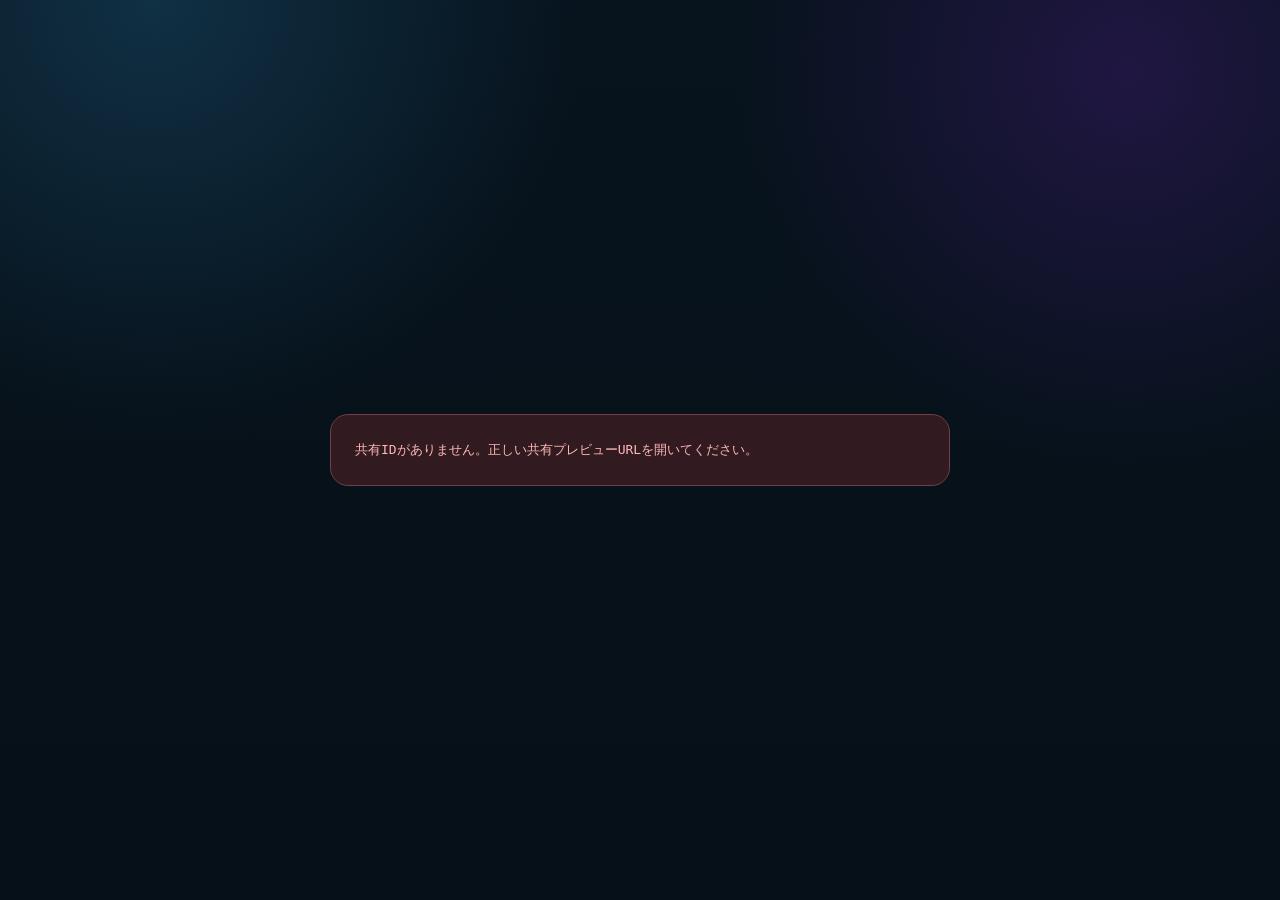
<file: shared-preview.html>
<!doctype html>
<html lang="ja">
<head>
<meta charset="utf-8">
<meta name="viewport" content="width=device-width,initial-scale=1">
<meta name="theme-color" content="#07131d">
<title>Code Nest — Shared Preview</title>
<style>
:root{
  --bg:#07131d;
  --line:#24404e;
}

*{
  box-sizing:border-box;
}

html,
body{
  margin:0;
  width:100%;
  min-height:100%;
  background:var(--bg);
}

body{
  min-height:100vh;
  font-family:Inter,"Noto Sans JP",system-ui,sans-serif;
}

iframe{
  display:block;
  width:100%;
  min-height:100vh;
  height:100vh;
  border:0;
  margin:0;
  background:#fff;
}

.loading{
  position:fixed;
  inset:0;
  display:grid;
  place-items:center;
  background:
    radial-gradient(circle at 12% 0%,#103044 0,transparent 30%),
    radial-gradient(circle at 88% 8%,#201642 0,transparent 28%),
    linear-gradient(180deg,var(--bg),#061018);
  color:#f3f8fb;
  font-family:Inter,"Noto Sans JP",system-ui,sans-serif;
  z-index:10;
}

.loading.hidden{
  display:none;
}

.loading-box{
  text-align:center;
}

.loading-brand{
  font-weight:800;
  font-size:14px;
  color:#9edfff;
}

.loading-text{
  margin-top:10px;
  color:#9cb0bb;
  font-size:12px;
}

.error{
  position:fixed;
  inset:0;
  display:grid;
  place-items:center;
  padding:24px;
  background:
    radial-gradient(circle at 12% 0%,#103044 0,transparent 30%),
    radial-gradient(circle at 88% 8%,#201642 0,transparent 28%),
    linear-gradient(180deg,var(--bg),#061018);
  color:#fff;
  z-index:20;
}

.error.hidden{
  display:none;
}

.error-box{
  width:min(620px,100%);
  padding:24px;
  border:1px solid #713f46;
  border-radius:18px;
  background:#321b20;
  color:#ffb7b7;
  font:13px/1.7 ui-monospace,monospace;
  white-space:pre-wrap;
  word-break:break-word;
}
</style>
</head>
<body>

<div class="loading" id="loading">
  <div class="loading-box">
    <div class="loading-brand">&lt;/&gt; Code Nest</div>
    <div class="loading-text">読み込み中…</div>
  </div>
</div>

<div class="error hidden" id="error">
  <div class="error-box" id="errorText"></div>
</div>

<iframe
  id="previewFrame"
  title="Code Nest Shared Preview"
  referrerpolicy="no-referrer"
></iframe>

<script>
(() => {
  'use strict';

  const params = new URLSearchParams(location.search);
  const id = String(
    params.get('id') || ''
  ).replace(
    /[^a-zA-Z0-9_-]/g,
    ''
  ).slice(0, 80);

  const workerOrigin =
    'https://code-nest-worker.maru-0727.workers.dev';

  const dataUrl = id
    ? `${workerOrigin}/share/${encodeURIComponent(id)}?view=data`
    : '';

  const loading =
    document.getElementById('loading');

  const error =
    document.getElementById('error');

  const errorText =
    document.getElementById('errorText');

  const frame =
    document.getElementById('previewFrame');

  function escapeAttr(value) {
    return String(value)
      .replace(/&/g, '&amp;')
      .replace(/</g, '&lt;')
      .replace(/>/g, '&gt;')
      .replace(/"/g, '&quot;')
      .replace(/'/g, '&#39;');
  }

  function normaliseCells(data) {
    if (
      !data ||
      !Array.isArray(data.cells)
    ) {
      return [];
    }

    return data.cells.map(cell => ({
      type: String(
        cell?.type || 'code'
      ),
      source: String(
        cell?.source || ''
      ),
      output: String(
        cell?.output || ''
      )
    }));
  }

  function buildPreviewHtml(data) {
    const cells =
      normaliseCells(data);

    const htmlCell =
      cells.find(cell => {
        const source =
          cell.source;

        return (
          /<html\b/i.test(source) ||
          /<!doctype\s+html/i.test(source) ||
          /<body\b/i.test(source)
        );
      });

    if (!htmlCell) {
      return `<!doctype html>
<html lang="ja">
<head>
<meta charset="utf-8">
<meta name="viewport" content="width=device-width,initial-scale=1">
<title>Code Nest Preview</title>
<style>
body{
  margin:0;
  font-family:system-ui,sans-serif;
  background:#f2f4fb;
  color:#172033;
}
.empty{
  min-height:100vh;
  display:grid;
  place-items:center;
  padding:24px;
}
.card{
  background:#fff;
  border:1px solid #e3e7f0;
  border-radius:18px;
  padding:28px;
  max-width:520px;
  box-shadow:0 12px 40px rgba(31,41,55,.08);
}
</style>
</head>
<body>
<div class="empty">
<div class="card">
<h2>プレビューできるHTMLがありません</h2>
<p>HTML / CSS / JavaScript を含むコードセルを共有してください。</p>
</div>
</div>
</body>
</html>`;
    }

    let source =
      htmlCell.source;

    if (
      !/<!doctype\s+html/i.test(source) &&
      !/<html\b/i.test(source)
    ) {
      source =
        `<!doctype html>` +
        `<html lang="ja">` +
        `<head>` +
        `<meta charset="utf-8">` +
        `<meta name="viewport" content="width=device-width,initial-scale=1">` +
        `<title>${escapeAttr(
          data.title ||
          'Code Nest Preview'
        )}</title>` +
        `</head>` +
        `<body>` +
        source +
        `</body>` +
        `</html>`;
    }

    const css =
      cells
        .filter(
          cell =>
            cell.type === 'css'
        )
        .map(
          cell =>
            `<style>${cell.source}</style>`
        )
        .join('');

    const js =
      cells
        .filter(
          cell =>
            cell.type === 'javascript' ||
            cell.type === 'js'
        )
        .map(
          cell =>
            `<script>${cell.source}<\/script>`
        )
        .join('');

    if (css) {
      if (
        /<\/head>/i.test(source)
      ) {
        source =
          source.replace(
            /<\/head>/i,
            css + '</head>'
          );
      } else {
        source =
          source.replace(
            /<body\b([^>]*)>/i,
            `<head>${css}</head><body$1>`
          );
      }
    }

    if (js) {
      if (
        /<\/body>/i.test(source)
      ) {
        source =
          source.replace(
            /<\/body>/i,
            js + '</body>'
          );
      } else {
        source += js;
      }
    }

    return source;
  }

  function showError(message) {
    loading.classList.add('hidden');
    errorText.textContent =
      String(message);
    error.classList.remove('hidden');
  }

  async function loadPreview() {
    if (!dataUrl) {
      showError(
        '共有IDがありません。正しい共有プレビューURLを開いてください。'
      );
      return;
    }

    try {
      const response =
        await fetch(
          dataUrl,
          {
            method:'GET',
            headers:{
              'Accept':
                'application/json'
            },
            cache:'no-store'
          }
        );

      if (!response.ok) {
        throw new Error(
          `共有データの取得に失敗しました (${response.status})`
        );
      }

      const data =
        await response.json();

      const previewHtml =
        buildPreviewHtml(data);

      frame.removeAttribute(
        'sandbox'
      );

      frame.srcdoc =
        previewHtml;

      frame.addEventListener(
        'load',
        () => {
          loading.classList.add(
            'hidden'
          );
        },
        {
          once:true
        }
      );

      setTimeout(() => {
        loading.classList.add(
          'hidden'
        );
      }, 1500);

    } catch (err) {
      showError(
        err?.message ||
        String(err)
      );
    }
  }

  loadPreview();
})();
</script>

</body>
</html>
</file>
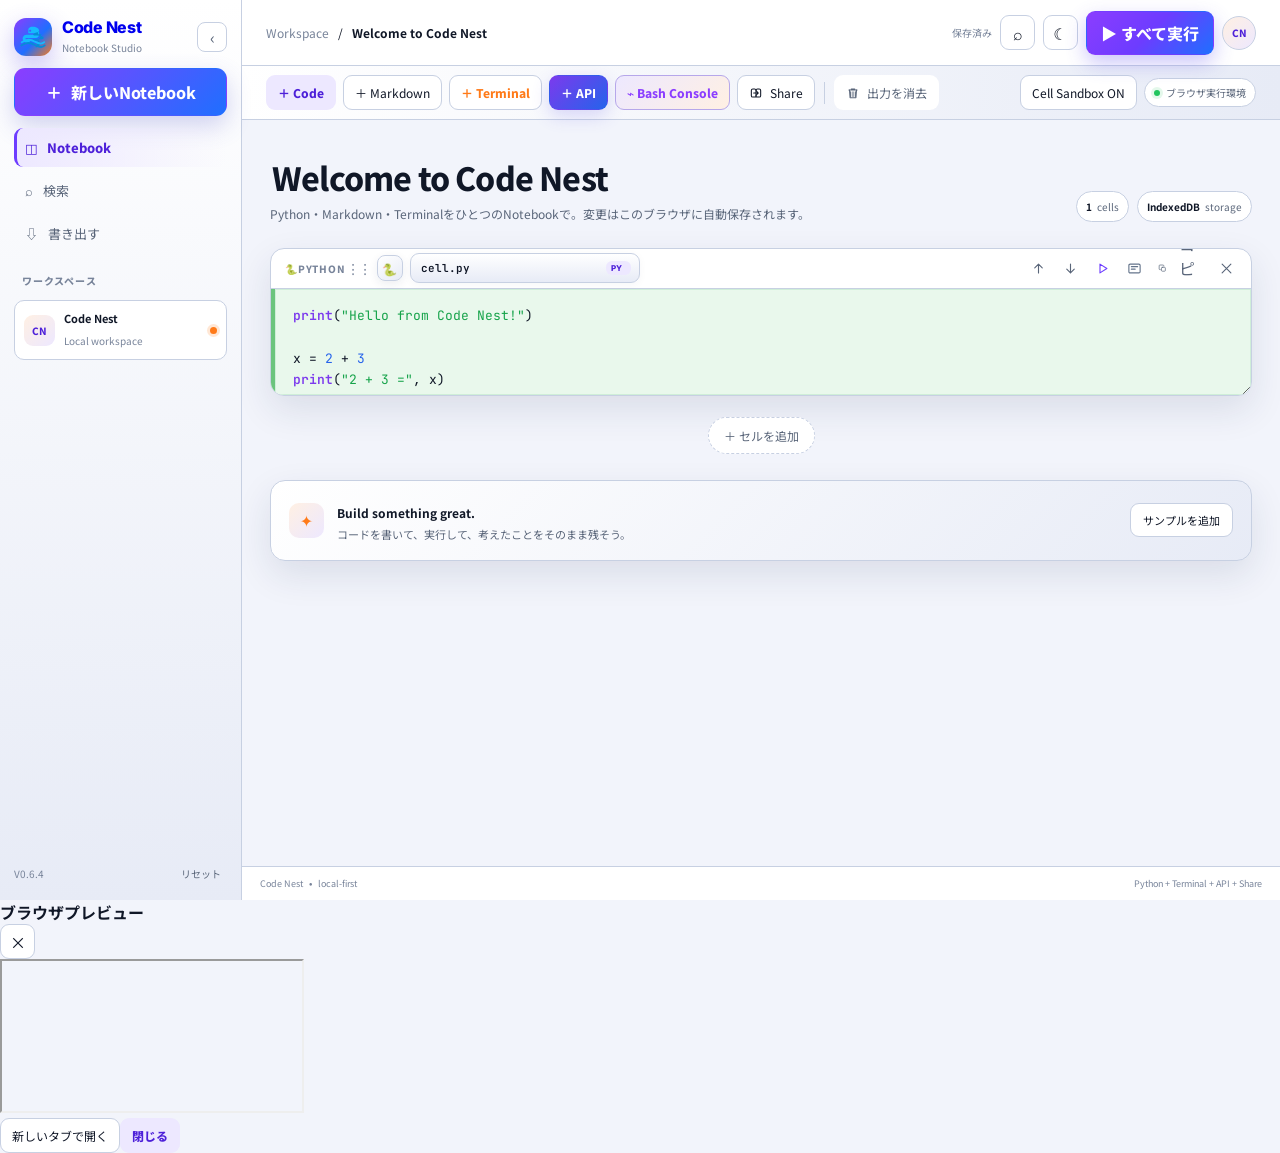
<file: studio.html>
<!doctype html>
<html lang="ja">
<head>
<meta charset="utf-8"><meta name="viewport" content="width=device-width,initial-scale=1">
<meta name="theme-color" content="#f2f4fb"><meta name="description" content="Code Nest — browser notebook workspace">
<title>Code Nest</title>
<link rel="icon" href="data:image/svg+xml,%3Csvg%20xmlns%3D%22http%3A%2F%2Fwww.w3.org%2F2000%2Fsvg%22%20viewBox%3D%220%200%2064%2064%22%3E%3Crect%20width%3D%2264%22%20height%3D%2264%22%20rx%3D%2218%22%20fill%3D%22%230b1b27%22%2F%3E%3Csvg%20viewBox%3D%220%200%2064%2064%22%20aria-hidden%3D%22true%22%3E%3Cpath%20d%3D%22M31%2010c-9%200-9%206-9%206v8h15v3H19c-9%200-9%208-9%208s0%209%209%209h6v-6h-7c-3%200-3-4%200-4h20c4%200%207-3%207-7V19c0-5-5-9-14-9Zm-5%206.5a2.2%202.2%200%201%201%200%204.4%202.2%202.2%200%200%201%200-4.4Z%22%20fill%3D%22%2316b9ff%22%2F%3E%3Cpath%20d%3D%22M37%2054c9%200%209-6%209-6v-8H31v-3h18c9%200%209-8-9-8s0-9%209-9h-6v6h7c3%200%203-4%200-4H30c-4%200-7%203-7%207v8c0%205%205%209%2014%209Zm5-6.5a2.2%202.2%200%201%201%200-4.4 2.2%202.2%200%200%201%200%204.4Z%22%20fill%3D%22%23078bd7%22%2F%3E%3Cpath%20d%3D%22M8%2043c10-7%2018-7%2028-1%209%205%2016%205%2020%201%22%20fill%3D%22none%22%20stroke%3D%22%2316b9ff%22%20stroke-width%3D%224%22%20stroke-linecap%3D%22round%22%2F%3E%3Cpath%20d%3D%22M7%2050c10-7%2019-7%2029-1%209%205%2017%205%2021%201%22%20fill%3D%22none%22%20stroke%3D%22%23078bd7%22%20stroke-width%3D%224%22%20stroke-linecap%3D%22round%22%2F%3E%3C%2Fsvg%3E%3C%2Fsvg%3E">
<link rel="preconnect" href="https://fonts.googleapis.com"><link rel="preconnect" href="https://fonts.gstatic.com" crossorigin>
<link href="https://fonts.googleapis.com/css2?family=Inter:wght@500;600;700;800&family=Noto+Sans+JP:wght@400;500;600;700&family=JetBrains+Mono:wght@400;500&display=swap" rel="stylesheet">
<script src="coi-serviceworker.js"></script>
<link rel="stylesheet" href="style-premium.css"><link rel="stylesheet" href="enhance.css"><link rel="stylesheet" href="editor-enhancements.css">
</head>
<body>
<div class="app-shell">
<aside class="sidebar" id="sidebar">
  <div class="sidebar-top"><a class="brand" href="./dashboard.html" title="ダッシュボードへ" aria-label="Code Nest Dashboardへ" style="text-decoration:none"><div class="brand-mark"><svg class="brand-logo" viewBox="0 0 64 64" aria-hidden="true"><path d="M31 10c-9 0-9 6-9 6v8h15v3H19c-9 0-9 8-9 8s0 9 9 9h6v-6h-7c-3 0-3-4 0-4h20c4 0 7-3 7-7V19c0-5-5-9-14-9Zm-5 6.5a2.2 2.2 0 1 1 0 4.4 2.2 2.2 0 0 1 0-4.4Z" fill="#16b9ff"/><path d="M37 54c9 0 9-6 9-6v-8H31v-3h18c9 0 9-8-9-8s0-9 9-9h-6v6h7c3 0 4 0 4H30c-4 0-7 3-7 7v8c0 5 5 9 14 9Zm5-6.5a2.2 2.2 0 1 1 0-4.4 2.2 2.2 0 0 1 0 4.4Z" fill="#078bd7"/><path d="M8 43c10-7 18-7 28-1 9 5 16 5 20 1" fill="none" stroke="#16b9ff" stroke-width="4" stroke-linecap="round"/><path d="M7 50c10-7 19-7 29-1 9 5 17 5 21 1" fill="none" stroke="#078bd7" stroke-width="4" stroke-linecap="round"/></svg></div><div><strong>Code Nest</strong><small>Notebook Studio</small></div></a><button class="square-btn" id="sidebarCollapse" title="サイドバーを閉じる">‹</button></div>
  <button class="new-btn" id="newNotebookBtn"><span>＋</span> 新しいNotebook</button>
  <nav class="side-nav"><button class="nav-item active"><span>◫</span> Notebook</button><button class="nav-item" id="focusSearch"><span>⌕</span> 検索</button><button class="nav-item" id="exportBtn"><span>⇩</span> 書き出す</button></nav>
  <div class="side-section-title">ワークスペース</div><div class="workspace-card"><div class="avatar">CN</div><div><strong>Code Nest</strong><small>Local workspace</small></div><span class="live-dot"></span></div>
  <div class="sidebar-footer"><span>V0.3.8</span><button id="resetBtn" class="text-btn">リセット</button></div>
</aside>
<div class="main-area">
<header class="topbar"><button class="mobile-menu" id="mobileMenu">☰</button><div class="breadcrumbs"><span class="crumb-muted">Workspace</span><span>/</span><strong id="crumbTitle">Welcome to Code Nest</strong></div><div class="top-actions"><span class="save-state" id="saveState">保存済み</span><button class="icon-btn" id="searchBtn" title="検索">⌕</button><button class="icon-btn" id="themeBtn" title="テーマ切替">☾</button><button class="primary-btn" id="runAllBtn">▶ すべて実行</button><button class="avatar-btn">CN</button></div></header>
<div class="toolbar"><div class="toolbar-left"><button class="tool-btn accent" id="addCodeBtn">＋ Code</button><button class="tool-btn" id="addMarkdownBtn">＋ Markdown</button><button class="tool-btn terminal-tool" id="addTerminalBtn">＋ Terminal</button><button class="tool-btn api-btn" id="apiBtn">＋ API</button><button class="tool-btn bash-tool" id="openBashBtn">⌁ Bash Console</button><button class="tool-btn" id="shareBtn" title="Notebookを共有"><svg viewBox="0 0 24 24" aria-hidden="true"><path d="M8 12h8M12 8l4 4-4 4"/><path d="M4 7.5A2.5 2.5 0 0 1 6.5 5h3A2.5 2.5 0 0 1 12 7.5v9A2.5 2.5 0 0 1 9.5 19h-3A2.5 2.5 0 0 1 4 16.5zM12 7.5A2.5 2.5 0 0 1 14.5 5h3A2.5 2.5 0 0 1 20 7.5v9a2.5 2.5 0 0 1-2.5 2.5h-3a2.5 2.5 0 0 1-2.5-2.5z"/></svg><span>Share</span></button><span class="divider"></span><button class="tool-btn ghost" id="clearBtn"><svg viewBox="0 0 24 24" aria-hidden="true"><path d="M5 7h14M9 7V5h6v2M8 10v8M12 10v8M16 10v8"/><path d="M6 7l1 13h10l1-13"/></svg><span>出力を消去</span></button></div><div class="toolbar-right"><span class="runtime-pill"><i></i><span id="runtimeStatus">ブラウザ実行環境</span></span></div></div>
<main class="content"><section class="hero-row"><div class="title-area"><input id="titleInput" class="title-input" value="Welcome to Code Nest" aria-label="Notebook title"><p>Python・Markdown・TerminalをひとつのNotebookで。変更はこのブラウザに自動保存されます。</p></div><div class="mini-stats"><span><b id="cellCount">0</b> cells</span><span><b id="storageState">Local</b> storage</span></div></section><section id="cells" class="cells" aria-label="Notebook cells"></section><div class="insert-zone"><button id="bottomAddBtn" class="add-cell-btn"><span>＋</span> セルを追加</button></div><section class="welcome-card"><div class="welcome-icon">✦</div><div><strong>Build something great.</strong><p>コードを書いて、実行して、考えたことをそのまま残そう。</p></div><button id="starterBtn" class="secondary-btn">サンプルを追加</button></section></main>
<footer class="statusbar"><span>Code Nest <b>•</b> local-first</span><span>Python + Terminal + API + Share</span></footer>
</div></div>
<div class="modal-backdrop" id="commandModal" aria-hidden="true"><div class="command-modal"><div class="command-head"><span>⌕</span><input id="commandInput" placeholder="コマンドを検索…" autocomplete="off"><kbd>Esc</kbd></div><div class="command-list" id="commandList"></div><div class="command-foot">クリックして実行</div></div></div>
<div class="api-backdrop" id="apiModal" aria-hidden="true"><div class="api-modal"><div class="api-head"><div><h2>API Playground</h2><p>ブラウザからHTTP APIを呼び出します。相手側のCORS設定が必要です。</p></div><span class="api-status" id="apiStatus">Ready</span><button class="api-close" id="apiClose">×</button></div><div class="api-body"><div class="api-row"><span class="api-label">Method</span><select id="apiMethod" class="api-method"><option>GET</option><option>POST</option><option>PUT</option><option>PATCH</option><option>DELETE</option></select></div><div class="api-row"><span class="api-label">URL</span><input id="apiUrl" class="api-url" value="https://api.github.com/repos/maru-m4ru-maru/code-nest" placeholder="https://example.com/api"></div><div class="api-row"><span class="api-label">Headers</span><textarea id="apiHeaders" class="api-headers" placeholder="JSONで入力\n例: {&quot;Accept&quot;:&quot;application/json&quot;}">{"Accept":"application/vnd.github+json"}</textarea></div><div class="api-row"><span class="api-label">Body</span><textarea id="apiBody" class="api-body-input" placeholder="POST/PUT/PATCH用のJSON本文">{}</textarea></div><div class="api-controls"><button id="apiSend" class="api-send">▶ APIを実行</button><button id="apiClear" class="tool-btn">クリア</button><span class="api-status" id="apiDuration"></span></div><p class="api-note">※ APIキーなどの秘密情報をここへ入力するとブラウザ保存・通信ログ等のリスクがあります。公開ページでは秘密鍵を埋め込まないでください。</p><pre id="apiOutput" class="api-output">レスポンスがここに表示されます。</pre></div></div></div>
<div class="modal-backdrop bash-backdrop" id="bashModal" aria-hidden="true"><div class="bash-modal"><div class="bash-head"><div><h2>⌁ Bash Console</h2><p>Code Nest browser shell · WebAssembly runtime</p></div><div class="bash-head-actions"><span class="bash-live"><i></i>WASM</span><button id="bashClearBtn" class="bash-btn">Clear</button><button id="bashCloseBtn" class="bash-btn close">×</button></div></div><div id="bashOutput" class="bash-output" tabindex="0"><div class="bash-welcome">Code Nest Bash Console\nBash WASM runtimeを起動しています…</div></div><form id="bashForm" class="bash-form"><span id="bashPrompt">coder@code-nest:/ $</span><input id="bashInput" autocomplete="off" autocapitalize="off" spellcheck="false" aria-label="Bash command"><button type="submit">Run</button></form><div class="bash-footer"><span>↑↓ 履歴　Tab 補完　Ctrl+L クリア</span><span>WebAssembly sandbox</span></div></div></div><script src="loading.js"></script><script src="typescript-run.js"></script><script src="preview-fixes.js?v=1"></script><script src="pip.js?v=35"></script><script src="bash-wasm.js?v=47"></script><script src="bash-pip-fix.js?v=52"></script><script src="app.js"></script><script src="python-run-control.js?v=1"></script><script src="editor-enhancements.js?v=1"></script><script src="project-idb.js?v=50"></script><div id="toast" class="toast" role="status" aria-live="polite"></div><div class="modal" id="previewModal" aria-hidden="true"><div class="modal-backdrop" data-close="previewModal"></div><div class="modal-card preview-card" role="dialog" aria-modal="true" aria-labelledby="previewLabel"><div class="modal-head"><strong id="previewLabel">ブラウザプレビュー</strong><button class="icon-btn" id="previewClose" aria-label="閉じる">×</button></div><div class="preview-body"><iframe id="previewFrame" title="Code Nest Preview" sandbox="allow-scripts allow-forms allow-modals"></iframe></div><div class="modal-foot"><button class="tool-btn" id="previewNewTab">新しいタブで開く</button><button class="tool-btn accent" data-close="previewModal">閉じる</button></div></div></div></body></html>
</file>
<file: dashboard.css>
/* Code Nest Dashboard V0.4.10 */
:root{--bg:#f4f6fb;--surface:#fff;--line:#e1e5ee;--text:#172033;--muted:#7b8495;--accent:#5b5ce2;--accent2:#7b61ff;--danger:#a33f5e}
*{box-sizing:border-box}
html{scroll-behavior:smooth}
body{margin:0;background:radial-gradient(circle at 0 0,#eef1ff 0,transparent 34%),linear-gradient(180deg,var(--bg),#eef1f7);color:var(--text);font-family:"Noto Sans JP",Inter,system-ui,sans-serif;line-height:1.6}
button,input{font:inherit}
button{cursor:pointer}
.wrap{width:min(1120px,calc(100% - 32px));margin:auto}
.top{height:74px;display:flex;align-items:center;justify-content:space-between}
.brand{display:flex;align-items:center;gap:10px;text-decoration:none;color:inherit}
.logo{width:42px;height:42px;border-radius:13px;background:#eef1ff;border:1px solid #dbe0ff;padding:5px}
.brand strong{display:block;font:800 16px Inter,"Noto Sans JP",sans-serif}
.brand small{display:block;color:var(--muted);font-size:10px;margin-top:-2px}
.back{border:1px solid var(--line);background:var(--surface);color:#49546a;border-radius:11px;padding:9px 13px;font-weight:700}
.hero{padding:44px 0 20px;display:flex;align-items:end;justify-content:space-between;gap:18px}
.hero h1{margin:0 0 6px;font:800 34px/1.15 Inter,"Noto Sans JP",sans-serif;letter-spacing:-.03em}
.hero p{margin:0;color:var(--muted);font-size:13px}
.hero-actions{display:flex;align-items:center;gap:10px}
.new{padding:11px 16px;border:0;border-radius:12px;background:linear-gradient(135deg,var(--accent),var(--accent2));color:#fff;font-weight:800;box-shadow:0 12px 30px #5b5ce220}
.toolbar{display:flex;align-items:center;gap:10px;padding:8px 0 18px}
.search{flex:1;min-width:180px;padding:11px 13px;border:1px solid var(--line);border-radius:11px;background:rgba(255,255,255,.9);outline:none;color:var(--text)}
.search:focus{border-color:#afb3f0;box-shadow:0 0 0 3px #5b5ce218}
.sort{padding:10px 12px;border:1px solid var(--line);border-radius:11px;background:#fff;color:#4c566c}
.projects{display:grid;grid-template-columns:repeat(3,1fr);gap:16px;padding:0 0 60px;align-items:start}
.card{position:relative;background:rgba(255,255,255,.94);border:1px solid var(--line);border-radius:18px;padding:17px;box-shadow:0 12px 30px rgba(30,42,70,.05);transition:transform .16s ease,box-shadow .16s ease,border-color .16s ease}
.card:hover{transform:translateY(-2px);box-shadow:0 16px 34px rgba(30,42,70,.08)}
.card.dragging{opacity:.45;transform:rotate(1deg)}
.card.drop-target{border-color:#7b61ff;box-shadow:0 0 0 3px #7b61ff18}
.drag-handle{position:absolute;top:12px;right:12px;border:0;background:transparent;color:#a1a9b8;font-size:17px;padding:3px 5px;line-height:1;cursor:grab}
.drag-handle:active{cursor:grabbing}
.icon{width:44px;height:44px;border-radius:12px;display:grid;place-items:center;background:#eef1ff;color:var(--accent);font-weight:800;font-size:15px}
.name{margin:14px 0 4px;font:800 17px Inter,"Noto Sans JP",sans-serif;white-space:nowrap;overflow:hidden;text-overflow:ellipsis}
.name-input{width:100%;padding:7px 8px;border:1px solid #cfd5e3;border-radius:9px;outline:none;font-weight:800;color:var(--text);background:#fff}
.name-input:focus{border-color:#a9adea;box-shadow:0 0 0 3px #5b5ce214}
.meta{font-size:11px;color:var(--muted);min-height:20px}
.stats{display:flex;gap:8px;flex-wrap:wrap;margin-top:10px}
.stat{padding:4px 7px;border-radius:7px;background:#f4f6fb;color:#667086;font-size:10px}
.actions{display:flex;gap:8px;margin-top:15px}
.open{flex:1;border:0;border-radius:10px;padding:9px 10px;background:#1f2a44;color:#fff;font-weight:800}
.rename{border:1px solid var(--line);background:#fff;color:#566177;border-radius:10px;padding:9px 11px;font-weight:700}
.del{border:1px solid #e3c7cf;background:#fff6f8;color:var(--danger);border-radius:10px;padding:9px 11px;font-weight:700}
.empty{grid-column:1/-1;padding:58px 18px;text-align:center;border:1px dashed #cfd5e3;border-radius:18px;color:var(--muted);background:#ffffff90}
.empty strong{display:block;color:#556074;font-size:15px;margin-bottom:6px}
.empty button{margin-top:16px}
.hint{grid-column:1/-1;text-align:center;color:#98a0b0;font-size:10px;padding-bottom:10px}
.toast{position:fixed;left:50%;bottom:24px;transform:translate(-50%,16px);padding:10px 14px;border-radius:11px;background:#1f2a44;color:#fff;font-size:12px;font-weight:700;opacity:0;pointer-events:none;transition:.18s ease;z-index:30;box-shadow:0 12px 35px rgba(15,23,42,.22)}
.toast.show{opacity:1;transform:translate(-50%,0)}
.name-modal{position:fixed;inset:0;z-index:100;display:grid;place-items:center;padding:20px;background:rgba(15,23,42,.38);backdrop-filter:blur(8px)}
.name-modal[hidden]{display:none}
.name-dialog{width:min(460px,100%);background:#fff;border:1px solid #e1e5ee;border-radius:20px;padding:22px;box-shadow:0 24px 90px rgba(15,23,42,.24);animation:nameDialogIn .16s ease}
.name-dialog h2{margin:0;font-size:18px;letter-spacing:-.02em}
.name-dialog p{margin:5px 0 16px;color:var(--muted);font-size:12px}
.name-field{display:block;font-size:11px;font-weight:800;color:#5f687b}
.name-field input{display:block;width:100%;margin-top:6px;padding:12px 13px;border:1px solid #cfd5e3;border-radius:11px;outline:none;background:#fff;color:var(--text)}
.name-field input:focus{border-color:#9fa5ea;box-shadow:0 0 0 4px #5b5ce214}
.name-actions{display:flex;justify-content:flex-end;gap:8px;margin-top:17px}
.name-actions button{padding:9px 13px;border-radius:10px;font-weight:800}
.name-cancel{border:1px solid var(--line);background:#fff;color:#566177}
.name-submit{border:0;background:linear-gradient(135deg,var(--accent),var(--accent2));color:#fff;min-width:82px}
@keyframes nameDialogIn{from{opacity:0;transform:translateY(5px) scale(.99)}to{opacity:1;transform:none}}
@media(max-width:840px){.projects{grid-template-columns:repeat(2,1fr)}}
@media(max-width:560px){.wrap{width:calc(100% - 24px)}.hero{display:block}.hero-actions{margin-top:16px}.new{width:100%}.toolbar{display:block}.sort{margin-top:8px;width:100%}.projects{grid-template-columns:1fr}.hero h1{font-size:29px}.name-dialog{padding:19px}.name-actions button{flex:1}}
</file>
<file: style-premium.css>
*{box-sizing:border-box}html,body{margin:0;min-height:100%;font-family:"Noto Sans JP",Inter,system-ui,sans-serif;background:var(--bg);color:var(--text)}:root{--bg:#f2f4fb;--surface:#fff;--surface2:#e7ebf6;--surface3:#dbe2f2;--border:#c7d0e2;--text:#101727;--muted:#596579;--muted2:#78849a;--accent:#6d3cff;--accent2:#ede8ff;--accent3:#4d20d9;--purple:#8b3dff;--blue:#1f6fff;--orange:#ff7a18;--orange2:#fff0e3;--code:#e9f8ec;--codeBorder:#6bc47d;--terminal:#080c16;--terminalText:#eff4ff;--shadow:0 14px 36px rgba(31,44,79,.11);--shadow2:0 26px 70px rgba(31,44,79,.17)}body.dark{--bg:#070a11;--surface:#101622;--surface2:#182131;--surface3:#222e42;--border:#344158;--text:#f8fafc;--muted:#aab5c7;--muted2:#7f8ca1;--accent:#9a78ff;--accent2:#30245d;--accent3:#c3b3ff;--purple:#a855f7;--blue:#60a5fa;--orange:#ff923e;--orange2:#3a2617;--code:#0d2516;--codeBorder:#4ade80;--terminal:#050810;--terminalText:#eef4ff;--shadow:0 16px 38px rgba(0,0,0,.34);--shadow2:0 28px 80px rgba(0,0,0,.48)}body,button,input,textarea{font:inherit}.app-shell{display:flex;min-height:100vh}.sidebar{width:242px;background:linear-gradient(180deg,var(--surface) 0%,var(--surface2) 100%);border-right:1px solid var(--border);padding:18px 14px;display:flex;flex-direction:column;gap:12px;position:fixed;inset:0 auto 0 0;z-index:30}.sidebar-top{display:flex;align-items:center;justify-content:space-between}.brand{display:flex;align-items:center;gap:10px}.brand-mark{width:38px;height:38px;border-radius:12px;background:linear-gradient(135deg,var(--purple) 0%,var(--blue) 58%,var(--orange) 100%);color:#fff;display:grid;place-items:center;font:800 12px ui-monospace,monospace;box-shadow:0 9px 24px rgba(91,63,230,.3)}.brand-logo{width:30px;height:30px;display:block}.brand strong{display:block;font:800 16px/1.1 Inter,sans-serif;letter-spacing:-.3px}.brand small{display:block;color:var(--muted2);font-size:10px;margin-top:3px}.square-btn{width:30px;height:30px;border:1px solid var(--border);border-radius:8px;background:var(--surface);color:var(--muted);cursor:pointer}.new-btn{width:100%;border:1px solid transparent;border-radius:11px;background:linear-gradient(135deg,var(--purple),var(--blue));color:#fff;padding:11px 12px;font-weight:800;cursor:pointer;box-shadow:0 10px 25px rgba(73,76,196,.24)}.new-btn span{margin-right:5px}.side-nav{display:grid;gap:4px}.nav-item{border:0;background:transparent;color:var(--muted);text-align:left;padding:10px 11px;border-radius:9px;display:flex;align-items:center;gap:10px;cursor:pointer;font-size:13px}.nav-item:hover{background:var(--surface3);color:var(--text)}.nav-item.active{background:linear-gradient(90deg,var(--accent2),transparent);color:var(--accent3);font-weight:800;border-left:3px solid var(--accent);padding-left:8px}.side-section-title{margin:8px 8px 0;text-transform:uppercase;letter-spacing:.08em;color:var(--muted2);font-size:10px;font-weight:800}.workspace-card{display:flex;align-items:center;gap:9px;border:1px solid var(--border);background:var(--surface);border-radius:10px;padding:9px}.avatar,.avatar-btn{display:grid;place-items:center;background:linear-gradient(135deg,var(--orange2),var(--accent2));color:var(--accent3);font-weight:800}.avatar{width:31px;height:31px;border-radius:9px;font-size:10px}.workspace-card strong{font-size:11px;display:block}.workspace-card small{font-size:10px;color:var(--muted2)}.live-dot{width:7px;height:7px;background:var(--orange);border-radius:50%;margin-left:auto;box-shadow:0 0 0 3px color-mix(in srgb,var(--orange) 18%,transparent)}.sidebar-footer{margin-top:auto;display:flex;justify-content:space-between;align-items:center;color:var(--muted2);font-size:10px}.text-btn{border:0;background:transparent;color:var(--muted);cursor:pointer;font-size:10px}.main-area{margin-left:242px;min-width:0;flex:1;display:flex;flex-direction:column;min-height:100vh}.topbar{height:66px;background:var(--surface);border-bottom:1px solid var(--border);display:flex;align-items:center;justify-content:space-between;padding:0 24px;position:sticky;top:0;z-index:20}.breadcrumbs{display:flex;align-items:center;gap:9px;font-size:12px;min-width:0}.crumb-muted{color:var(--muted2)}.breadcrumbs strong{white-space:nowrap;overflow:hidden;text-overflow:ellipsis;max-width:360px}.top-actions{display:flex;align-items:center;gap:8px}.icon-btn,.tool-btn,.secondary-btn{border:1px solid var(--border);background:var(--surface);color:var(--text);border-radius:9px;cursor:pointer}.icon-btn{width:35px;height:35px;display:grid;place-items:center}.primary-btn{border:1px solid transparent;background:linear-gradient(135deg,var(--purple),var(--accent),var(--blue));color:#fff;border-radius:9px;padding:9px 14px;font-weight:800;cursor:pointer;box-shadow:0 8px 20px rgba(84,66,237,.3)}.avatar-btn{width:34px;height:34px;border:1px solid var(--border);border-radius:50%;font-size:10px;cursor:pointer}.save-state{font-size:10px;color:var(--muted2);min-width:58px;text-align:right}.mobile-menu{display:none}.toolbar{min-height:54px;background:linear-gradient(90deg,var(--surface),var(--surface2));border-bottom:1px solid var(--border);display:flex;align-items:center;justify-content:space-between;padding:8px 24px;gap:12px}.toolbar-left{display:flex;align-items:center;gap:7px;flex-wrap:wrap}.tool-btn{padding:8px 11px;font-size:12px}.tool-btn:hover,.icon-btn:hover,.secondary-btn:hover{background:var(--surface3)}.tool-btn.accent{background:var(--accent2);color:var(--accent3);border-color:transparent;font-weight:800}.terminal-tool{font-weight:800;color:var(--orange)}.bash-tool{font-weight:800;color:var(--purple);background:linear-gradient(135deg,var(--accent2),var(--orange2));border-color:color-mix(in srgb,var(--purple) 28%,var(--border))}.tool-btn.ghost{border-color:transparent;color:var(--muted)}.divider{width:1px;height:22px;background:var(--border);margin:0 2px}.toolbar-right{display:flex;align-items:center;gap:7px}.runtime-pill{border:1px solid var(--border);border-radius:999px;padding:6px 9px;font-size:10px;color:var(--muted);display:flex;align-items:center;gap:6px;background:var(--surface)}.runtime-pill i{width:6px;height:6px;border-radius:50%;background:#22c55e;display:block;box-shadow:0 0 0 3px rgba(34,197,94,.12)}.content{width:min(1040px,100%);margin:0 auto;padding:38px 28px 70px;flex:1}.hero-row{display:flex;justify-content:space-between;gap:20px;align-items:flex-end;margin-bottom:26px}.title-area{min-width:0}.title-input{width:100%;border:0;outline:0;background:transparent;color:var(--text);font-size:32px;line-height:1.15;font-weight:800;letter-spacing:-.8px}.title-area p{margin:8px 0 0;color:var(--muted);font-size:12px}.mini-stats{display:flex;gap:8px;flex-shrink:0}.mini-stats span{border:1px solid var(--border);background:var(--surface);padding:7px 9px;border-radius:999px;font-size:10px;color:var(--muted)}.mini-stats b{color:var(--text);margin-right:3px}.cells{display:flex;flex-direction:column;gap:14px}.cell{background:var(--surface);border:1px solid var(--border);border-radius:14px;box-shadow:var(--shadow);overflow:hidden}.cell:focus-within{border-color:var(--accent);box-shadow:0 0 0 3px var(--accent2),var(--shadow)}.cell-bar{height:40px;padding:0 10px 0 14px;border-bottom:1px solid var(--border);display:flex;align-items:center;justify-content:space-between}.cell-label{font-size:10px;text-transform:uppercase;letter-spacing:.08em;font-weight:800;color:var(--muted2)}.cell-actions{display:flex;gap:2px}.cell-actions button{width:30px;height:30px;border:1px solid transparent;background:transparent;color:var(--muted);border-radius:8px;cursor:pointer;display:inline-flex;align-items:center;justify-content:center;transition:all .16s ease}.cell-actions button svg{width:15px;height:15px;fill:none;stroke:currentColor;stroke-width:1.8;stroke-linecap:round;stroke-linejoin:round}.cell-actions button:hover{background:var(--surface3);border-color:var(--border);color:var(--text);transform:translateY(-1px)}.cell-actions .run-icon{color:var(--accent)}.cell-actions .preview-icon{color:#64748b}.cell-actions .delete-icon:hover{color:#ef4444}.tool-btn{display:inline-flex;align-items:center;gap:7px}.tool-btn svg{width:14px;height:14px;fill:none;stroke:currentColor;stroke-width:1.8;stroke-linecap:round;stroke-linejoin:round}.tool-btn.accent svg{stroke-width:2}textarea{display:block;width:100%;resize:vertical;outline:0}.code-input,.markdown-input,.terminal-input{border:0;padding:16px 18px;min-height:106px;color:var(--text)}.code-input{background:var(--code);border-left:4px solid var(--codeBorder);font:13px/1.65 "JetBrains Mono",ui-monospace,monospace}.markdown-input{background:var(--surface);font-size:13px}.terminal-input{background:var(--terminal);color:var(--terminalText);font:13px/1.6 "JetBrains Mono",ui-monospace,monospace;min-height:72px}.output{display:none;border-top:1px dashed var(--border);background:var(--surface);padding:13px 17px;font:12px/1.6 "JetBrains Mono",ui-monospace,monospace;white-space:pre-wrap}.output.visible{display:block}.output.error{color:#ef4444}.terminal-output{background:var(--terminal);color:var(--terminalText);border-top:1px solid #344057;min-height:42px}.markdown-preview{padding:15px 18px;border-top:1px solid var(--border);line-height:1.7}.markdown-preview h1,.markdown-preview h2,.markdown-preview h3{margin:.15em 0 .35em}.insert-zone{text-align:center;padding:21px}.add-cell-btn{border:1px dashed var(--border);background:var(--surface);color:var(--muted);border-radius:999px;padding:9px 15px;font-size:12px;cursor:pointer}.add-cell-btn:hover{background:var(--surface3);color:var(--text)}.welcome-card{margin-top:5px;border:1px solid var(--border);background:linear-gradient(135deg,var(--surface),var(--surface2));border-radius:15px;padding:18px;display:flex;align-items:center;gap:13px;box-shadow:var(--shadow)}.welcome-icon{width:35px;height:35px;border-radius:10px;background:linear-gradient(135deg,var(--orange2),var(--accent2));color:var(--orange);display:grid;place-items:center;font-size:16px}.welcome-card strong{font-size:12px}.welcome-card p{margin:3px 0 0;color:var(--muted);font-size:11px}.secondary-btn{margin-left:auto;padding:8px 12px;font-size:11px}.statusbar{height:34px;border-top:1px solid var(--border);background:var(--surface);display:flex;justify-content:space-between;align-items:center;padding:0 18px;color:var(--muted2);font-size:9px;position:sticky;bottom:0;z-index:10}.statusbar b{margin:0 4px}.toast{position:fixed;z-index:100;left:50%;bottom:52px;transform:translate(-50%,12px);opacity:0;background:#111827;color:#fff;border-radius:9px;padding:9px 13px;font-size:11px;box-shadow:var(--shadow2);pointer-events:none;transition:.2s}.toast.show{opacity:1;transform:translate(-50%,0)}.modal-backdrop{position:fixed;inset:0;background:rgba(9,12,18,.46);backdrop-filter:blur(5px);display:none;align-items:flex-start;justify-content:center;padding-top:13vh;z-index:90}.modal-backdrop.open{display:flex}.command-modal{width:min(620px,calc(100% - 28px));background:var(--surface);border:1px solid var(--border);border-radius:15px;box-shadow:var(--shadow2);overflow:hidden}.command-head{display:flex;align-items:center;gap:9px;padding:12px;border-bottom:1px solid var(--border)}.command-head span{color:var(--muted);font-size:20px}.command-head input{flex:1;border:0;outline:0;background:transparent;color:var(--text);font-size:13px}.command-head kbd{font-family:ui-monospace,monospace;background:var(--surface2);border:1px solid var(--border);border-radius:5px;padding:3px 6px}.command-list{max-height:330px;overflow:auto;padding:6px}.command-item{display:flex;align-items:center;justify-content:space-between;padding:10px;border-radius:8px;cursor:pointer;font-size:12px}.command-item:hover,.command-item.selected{background:var(--surface2)}.command-foot{padding:8px 12px;border-top:1px solid var(--border);font-size:9px;color:var(--muted2)}.bash-backdrop{background:rgba(5,8,16,.6)}.bash-modal{width:min(920px,calc(100% - 28px));background:var(--terminal);border:1px solid #2e3a53;border-radius:16px;box-shadow:0 30px 90px rgba(0,0,0,.5);overflow:hidden;color:var(--terminalText)}.bash-head{min-height:58px;display:flex;align-items:center;justify-content:space-between;padding:10px 14px;background:linear-gradient(90deg,#0b1020,#10182a);border-bottom:1px solid #27344c}.bash-head h2{font:700 14px Inter,sans-serif;margin:0}.bash-head p{font-size:10px;color:#8c99ae;margin:3px 0 0}.bash-head-actions{display:flex;align-items:center;gap:7px}.bash-live{font:9px;font-weight:800;letter-spacing:.1em;color:#7cf0a5;padding:5px 7px;border-radius:999px;background:rgba(34,197,94,.1);border:1px solid rgba(34,197,94,.2)}.bash-live i{display:inline-block;width:5px;height:5px;background:#22c55e;border-radius:50%;margin-right:5px}.bash-btn{border:1px solid #2e3a53;background:#151d2c;color:#b9c5d8;border-radius:7px;padding:6px 9px;font-size:10px;cursor:pointer}.bash-btn:hover{background:#1c2639}.bash-btn.close{font-size:17px;line-height:1;padding:5px 9px}.bash-output{height:390px;overflow:auto;padding:18px;font:13px/1.65 "JetBrains Mono",ui-monospace,monospace;background:radial-gradient(circle at 85% 5%,rgba(139,61,255,.09),transparent 28%),var(--terminal);outline:0}.bash-welcome{color:#a9b6ca;white-space:pre-line;margin-bottom:10px}.bash-welcome b{color:#9a78ff}.bash-line{white-space:pre-wrap}.bash-line .prompt{color:#7dd3fc}.bash-line .command{color:#fff}.bash-line .result{color:#c7d2e5;white-space:pre-wrap}.bash-line.error .result{color:#ff8a8a}.bash-form{display:flex;align-items:center;gap:10px;padding:12px 15px;background:#0a0f1b;border-top:1px solid #27344c}.bash-form>span{font:12px "JetBrains Mono",monospace;color:#7dd3fc;white-space:nowrap}.bash-form input{flex:1;min-width:0;border:0;outline:0;background:transparent;color:#fff;font:13px "JetBrains Mono",monospace}.bash-form button{border:1px solid #4a5b7b;background:#19243a;color:#fff;border-radius:7px;padding:7px 10px;font-size:10px;cursor:pointer}.bash-form button:hover{background:#233351}.bash-footer{display:flex;justify-content:space-between;padding:8px 15px;background:#080d17;color:#6f7d93;font-size:9px;border-top:1px solid #202c42}@media(max-width:860px){.sidebar{transform:translateX(-100%);transition:.2s}.sidebar.open{transform:translateX(0);box-shadow:var(--shadow2)}.main-area{margin-left:0}.mobile-menu{display:block;border:0;background:transparent;color:var(--text);font-size:18px;margin-right:4px}.topbar{padding:0 14px}.breadcrumbs{display:none}.content{padding:28px 15px 60px}.toolbar{padding:8px 14px}.toolbar-right{display:none}.hero-row{align-items:flex-start}.mini-stats{display:none}.title-input{font-size:27px}}@media(max-width:560px){.top-actions .icon-btn:first-of-type{display:none}.avatar-btn{display:none}.primary-btn{padding:8px 10px}.welcome-card{align-items:flex-start}.secondary-btn{margin-left:0;margin-top:8px}.welcome-card{flex-wrap:wrap}.statusbar{font-size:8px}.bash-modal{width:calc(100% - 14px)}.bash-output{height:58vh}.bash-form>span{display:none}.bash-form{padding:10px}}
.preview-backdrop{position:fixed;top:0;right:0;bottom:0;left:242px;background:rgba(3,10,16,.72);backdrop-filter:blur(8px);display:none;align-items:center;justify-content:center;padding:20px;z-index:1000}.preview-backdrop.open{display:flex}.preview-modal{width:min(1100px,100%);height:min(780px,92vh);background:#0b1822;border:1px solid #294655;border-radius:20px;overflow:hidden;box-shadow:0 30px 100px rgba(0,0,0,.45);display:flex;flex-direction:column}.preview-head{display:flex;justify-content:space-between;align-items:center;padding:13px 16px;border-bottom:1px solid #203d4d;color:#eef7ff}.preview-head strong{display:block}.preview-head small{display:block;color:#819aa8;font-size:11px;margin-top:3px}.preview-head>div:last-child{display:flex;gap:8px}.preview-modal iframe{flex:1;width:100%;border:0;background:#fff}.cell-actions button[data-act="preview"]{font-size:13px}
</file>
<file: enhance.css>
/* Code Nest visual enhancement: vivid green code + API playground */
.code-input{background:#e9fff0!important;color:#082b16!important;border-left:4px solid #16a34a!important;box-shadow:inset 0 0 0 1px rgba(22,163,74,.12)}
body.dark .code-input{background:#062b18!important;color:#d9ffe5!important;border-left-color:#22c55e!important;box-shadow:inset 0 0 0 1px rgba(34,197,94,.18)}
.code-input:focus{box-shadow:inset 0 0 0 2px rgba(22,163,74,.24)!important}
.api-btn{background:linear-gradient(135deg,#7c3aed,#2563eb)!important;color:#fff!important;border-color:transparent!important;font-weight:800!important;box-shadow:0 6px 18px rgba(79,70,229,.2)}
.api-backdrop{position:fixed;inset:0;background:rgba(7,10,18,.55);backdrop-filter:blur(6px);display:none;align-items:center;justify-content:center;z-index:120;padding:18px}.api-backdrop.open{display:flex}
.api-modal{width:min(760px,100%);max-height:min(88vh,780px);overflow:auto;background:var(--surface);border:1px solid var(--border);border-radius:18px;box-shadow:0 24px 90px rgba(0,0,0,.28)}
.api-head{display:flex;align-items:center;gap:12px;padding:17px 18px;border-bottom:1px solid var(--border)}.api-head h2{margin:0;font-size:16px}.api-head p{margin:3px 0 0;color:var(--muted);font-size:10px}.api-close{margin-left:auto;border:0;background:transparent;color:var(--muted);font-size:22px;cursor:pointer}.api-body{padding:18px;display:grid;gap:13px}.api-row{display:grid;grid-template-columns:110px 1fr;gap:9px;align-items:center}.api-label{font-size:10px;font-weight:800;color:var(--muted);text-transform:uppercase;letter-spacing:.08em}.api-method,.api-url,.api-headers,.api-body-input{border:1px solid var(--border);background:var(--surface2);color:var(--text);border-radius:9px;outline:0;padding:9px 10px;font-size:12px}.api-url{font-family:"JetBrains Mono",ui-monospace,monospace}.api-headers,.api-body-input{font:12px/1.55 "JetBrains Mono",ui-monospace,monospace;min-height:82px;resize:vertical}.api-controls{display:flex;gap:8px;align-items:center}.api-send{border:0;background:linear-gradient(135deg,#f97316,#ea580c);color:#fff;border-radius:9px;padding:9px 14px;font-weight:800;cursor:pointer}.api-note{font-size:10px;color:var(--muted);margin:0}.api-output{background:#071018;color:#e6f4ff;border-radius:12px;padding:14px;font:12px/1.6 "JetBrains Mono",ui-monospace,monospace;white-space:pre-wrap;min-height:80px;overflow:auto}.api-output.error{color:#ffb4b4}.api-status{margin-left:auto;font-size:10px;color:var(--muted)}@media(max-width:620px){.api-row{grid-template-columns:1fr}.api-method{width:100%}.api-modal{border-radius:14px}.api-body{padding:14px}}
</file>
<file: editor-enhancements.css>
.code-input,.markdown-input,.terminal-input{resize:vertical;min-height:180px;max-height:70vh}
.cell .copy-code-btn{display:inline-flex;align-items:center;justify-content:center;gap:5px;min-width:58px}
.cell .copy-code-btn svg{width:15px;height:15px;fill:none;stroke:currentColor;stroke-width:1.8;stroke-linecap:round;stroke-linejoin:round}
.cell .copy-code-btn.is-copied{color:#0b8f56}
</file>
